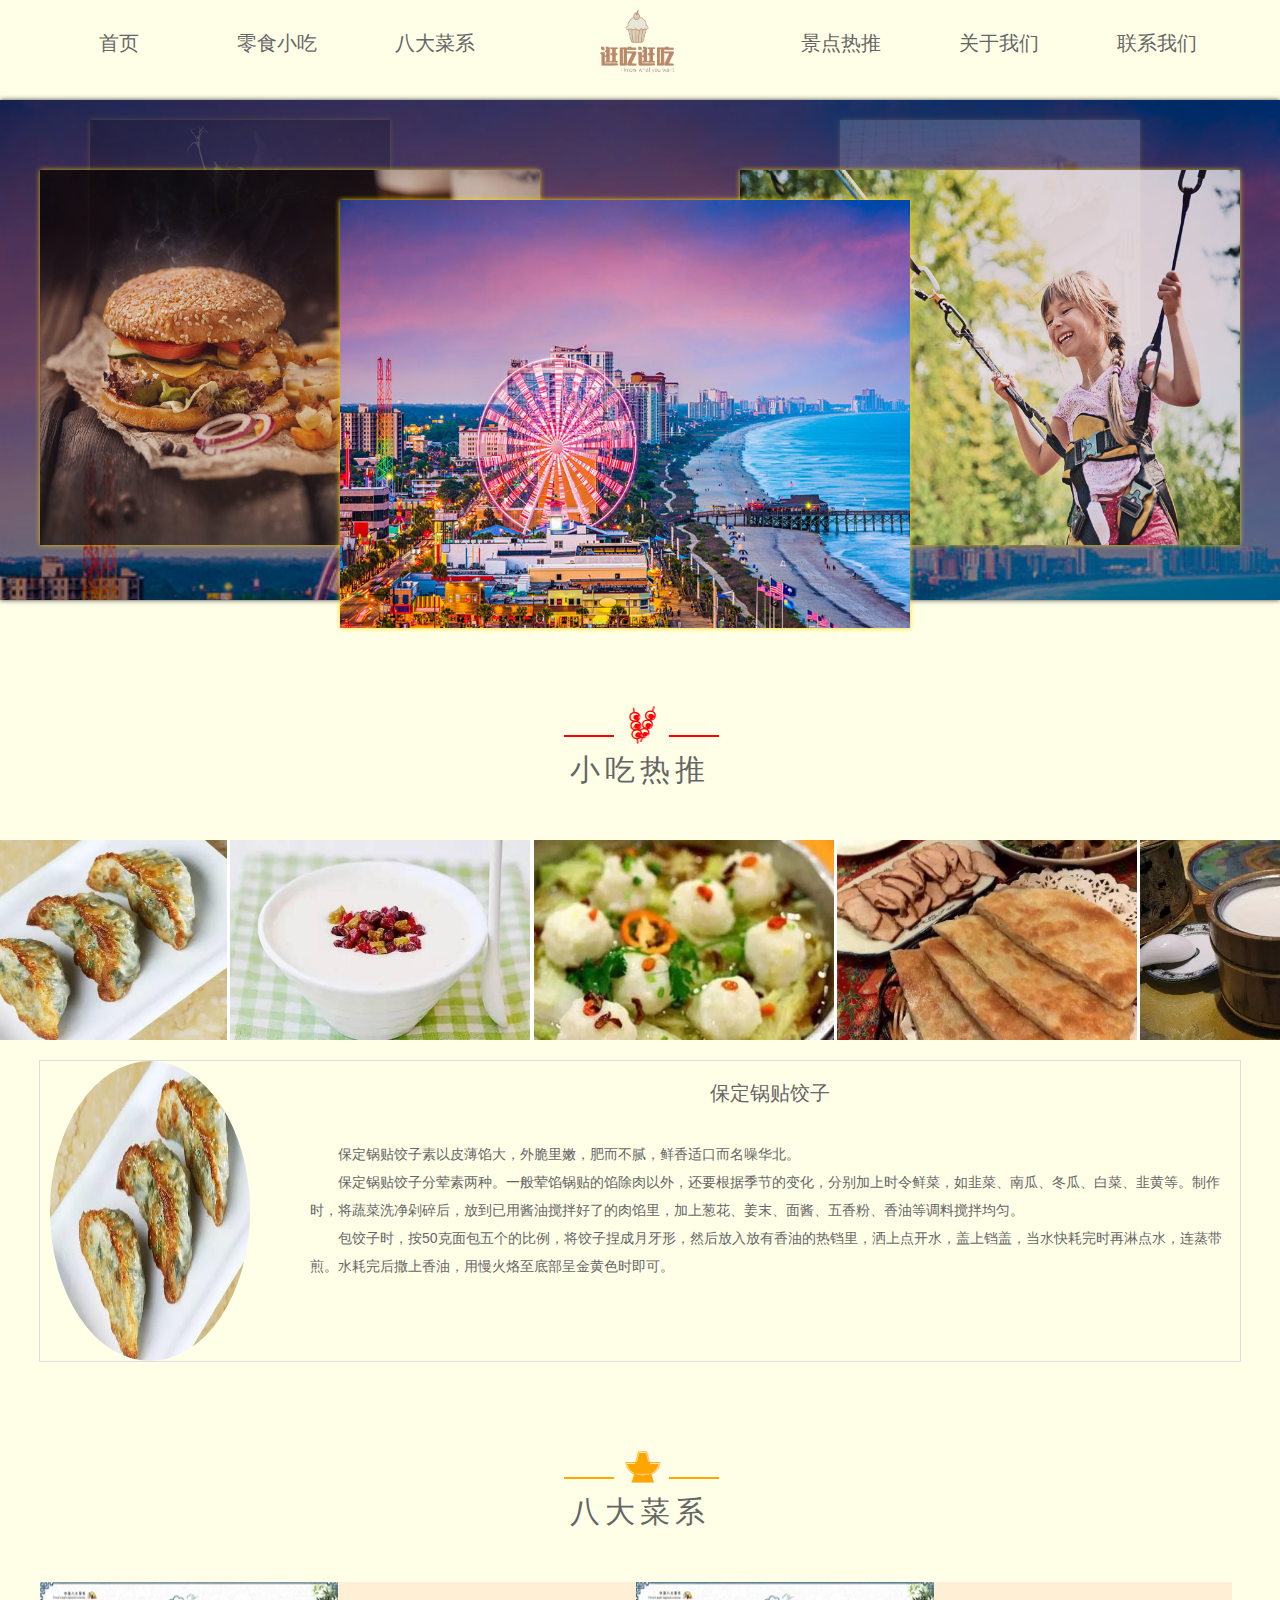
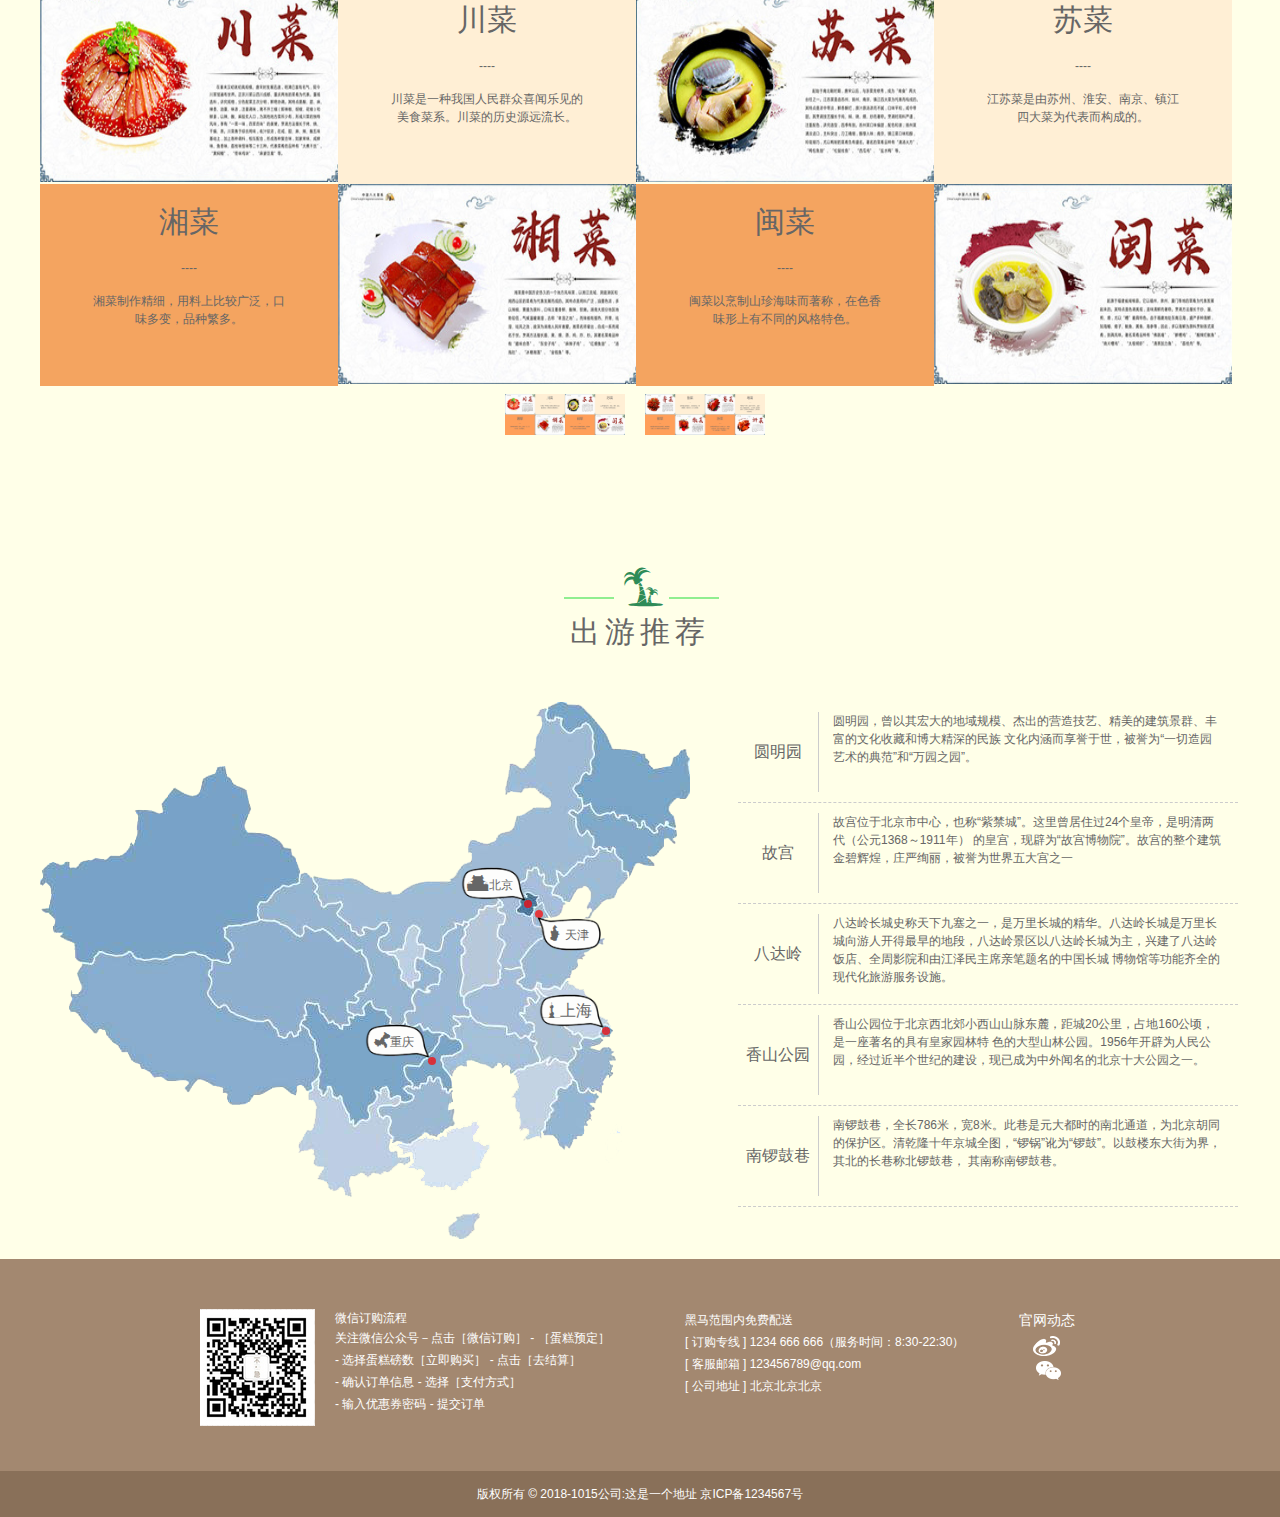
<file: index.html>
<!DOCTYPE html>
<html lang="en">

<head>
  <meta charset="UTF-8">
  <meta name="viewport" content="width=device-width, initial-scale=1.0">
  <meta http-equiv="X-UA-Compatible" content="ie=edge">
  <title>页面练习</title>
  <link rel="stylesheet" href="css/index.css">
  <link rel="stylesheet" href="css/public.css">
  <link rel="stylesheet" href="css/reset.css">
  <link rel="stylesheet" href="iconfont/iconfont.css">
  <link rel="stylesheet" href="iconfont/font_9jql9l1e87c/iconfont.css"/>
</head>

<body>
<div class="siteNav clearfix">
  <div class="w">
    <!--logo左边-->
    <ul id="ul1" class="ul1">
      <li class="menu-item">
        <a href="index.html">首页</a>
      </li>
      <li class="menu-item">
        <a href="#snake">零食小吃</a>
        <ul class="sub-menu">
          <li><a href="#">保定锅贴饺子</a></li>
          <li><a href="#">山西刀削面</a></li>
          <li><a href="#">福建鱼丸汤</a></li>
        </ul>
      </li>
      <li class="menu-item">
        <a href="#eightFood">八大菜系</a>
        <ul class="sub-menu">
          <li><a href="#">川菜/鲁菜/粤菜</a></li>
          <li><a href="#">苏菜/浙菜/闽菜</a></li>
          <li><a href="#">湘菜/徽菜</a></li>
        </ul>
      </li>
    </ul>
    <div class="pic"><img src="images/logo/Logo.png" alt=""/></div>
    <!--logo右边-->
    <ul id="ul2" class="ul2">
      <li class="menu-item">
        <a href="#travel">景点热推</a>
        <ul class="sub-menu">
          <li><a href="#">北京/天津</a></li>
          <li><a href="#">重庆/上海</a></li>
          <li><a href="#">More</a></li>
        </ul>
      </li>
      <li class="menu-item"><a href="aboutus.html">关于我们</a></li>
      <li class="menu-item"><a href="contact.html">联系我们</a></li>
    </ul>
  </div>
</div>
<!-- 旋转木马 -->
<div class="rotateBan">
  <!--遮罩层-->
  <div class="cover"></div>
  <div class="slide w" id="slide">
    <ul>
      <li class="slide1">
        <a href="#">
          <img src="images/旋转木马/slidepic1.jpg" alt=""/>
        </a>
      </li>
      <li class="slide2">
        <a href="#">
          <img src="images/旋转木马/slidepic2.jpg" alt=""/>
        </a>
      </li>
      <li class="slide3">
        <a href="#">
          <img src="images/旋转木马/slidepic3.jpg" alt=""/>
        </a>
      </li>
      <li class="slide4">
        <a href="#">
          <img src="images/旋转木马/slidepic4.jpg" alt=""/>
        </a>
      </li>
      <li class="slide5">
        <a href="#">
          <img src="images/旋转木马/slidepic5.jpg" alt=""/>
        </a>
      </li>
    </ul>
    <div class="arrow" id="arrow">
      <a href="javascript:;" class="prev" id="arrLeft"></a>
      <a href="javascript:;" class="next" id="arrRight"></a>
    </div>
  </div>
</div>
<!--过渡条-->
<div class="split-line splitLine1">
  <div class="line"></div>
</div>
<!-- 分隔标题页 -->
<!-- 小吃热推 -->
<div class="snack pubTit" id="snake">
  <div class="title">
    <span></span>
    <a href="javascript:" class="iconfont icon-tanghulu"></a>
    <span></span>
  </div>
  <div class="content">
    小吃热推
  </div>
</div>
<!--横向滚动-->
<div id="scroll_div" class="scroll_div">
  <div id="scroll_begin">
    <ul>
      <li>
        <a href="#"><img src="images/小吃热推/01.jpg"></a>
        <div class="add">保定锅贴饺子</div>
      </li>
      <li>
        <a href="#"><img src="images/小吃热推/02.jpg"></a>
        <div class="add">北京奶酪</div>
      </li>
      <li>
        <a href="#"><img src="images/小吃热推/03.jpg"></a>
        <div class="add">福建鱼丸汤</div>
      </li>
      <li><a href="#"><img src="images/小吃热推/04.jpg"></a>
        <div class="add">李连贵熏肉大饼</div>
      </li>
      <li><a href="#"><img src="images/小吃热推/05.jpg"></a>
        <div class="add">内蒙古奶茶</div>
      </li>
      <li><a href="#"><img src="images/小吃热推/06.jpg"></a>
        <div class="add">山西刀削面</div>
      </li>
      <li><a href="#"><img src="images/小吃热推/07.jpg"></a>
        <div class="add">上海的排骨年糕</div>
      </li>
    </ul>
  </div>
  <div id="scroll_end"></div>
</div>
<!--tab栏切换-->
<div id="tabContent" class="w">
  <div class="main selected">
    <div class="mainOne fl">
      <a href="javascript:;"><img src="images/小吃热推/01.jpg" alt="" title="保定锅贴饺子"/></a>
    </div>
    <div class="mainTwo fl">
      <h3>保定锅贴饺子</h3>
      <p>保定锅贴饺子素以皮薄馅大，外脆里嫩，肥而不腻，鲜香适口而名噪华北。</p>
      <p>
        保定锅贴饺子分荤素两种。一般荤馅锅贴的馅除肉以外，还要根据季节的变化，分别加上时令鲜菜，如韭菜、南瓜、冬瓜、白菜、韭黄等。制作时，将蔬菜洗净剁碎后，放到已用酱油搅拌好了的肉馅里，加上葱花、姜末、面酱、五香粉、香油等调料搅拌均匀。</p>
      <p>
        包饺子时，按50克面包五个的比例，将饺子捏成月牙形，然后放入放有香油的热铛里，洒上点开水，盖上铛盖，当水快耗完时再淋点水，连蒸带煎。水耗完后撒上香油，用慢火烙至底部呈金黄色时即可。
      </p>
    </div>
  </div>
  <div class="main">
    <div class="mainOne fl">
      <a href="javascript:;"><img src="images/小吃热推/02.jpg" alt="" title="北京奶酪"/></a>
    </div>
    <div class="mainTwo fl">
      <h3>北京奶酪</h3>
      <p>北京奶酪既是一种深受北京人欢迎的夏季清凉饮料，又是一种传统的风味小吃。它是用牛奶、白糖、江米酒为原料精制而成的。由于经过冰镇，奶酪呈半凝固状，色白如玉，又甜又凉又香， 入口即化，清凉透心，是消暑解渴的佳品。</p>
      <p>
        相传北京奶酪始于北方游牧民族，清末年间开业的丰盛公小吃店所做奶酪最为脍炙人口。该店的奶酪花样品种多，有杏仁酪、核桃酪、松子酪、果子酪等。
      </p>


      　　
    </div>
  </div>
  <div class="main">
    <div class="mainOne fl">
      <a href="javascript:;"><img src="images/小吃热推/03.jpg" alt="" title="福建鱼丸汤"/></a>
    </div>
    <div class="mainTwo fl">
      <h3>福建鱼丸汤</h3>
      <p>厦门水产丰富，许多鱼类都可以制作鱼丸，但以用鲨鱼和鳗鱼所制的鱼丸最为好吃。制作鱼丸，先将鲜鱼去掉鱼皮、鱼骨，将净鱼肉绞成鱼茸，加食盐、味精，拌匀后加淀粉，和匀后挤成鱼丸，即可煮汤烹菜了。</p>
      <p>烹制好的鱼丸汤，汤汁鲜美，鱼丸鲜嫩清脆，爽滑可口，肉香味美，营养丰富，既是下饭的汤菜，又可作为充饥的早点和小吃。</p>　　
    </div>
  </div>
  <div class="main">
    <div class="mainOne fl">
      <a href="javascript:;"><img src="images/小吃热推/04.jpg" alt="" title="李连贵熏肉大饼"/></a>
    </div>
    <div class="mainTwo fl">
      <h3>李连贵熏肉大饼</h3>
      <p>熏肉是将肥瘦适度的猪肉和猪下水，加砂仁、干姜、 丁香、 肉蔻、肉桂等九味芳香中药材先行卤煮，熟后再行熏制。</p>
      <p>大饼系用煮肉的汤油调酥，烙制成外酥里软的大饼，食时，熏肉佐大饼。</p>
    </div>
  </div>
  <div class="main">
    <div class="mainOne fl">
      <a href="javascript:;"><img src="images/小吃热推/05.jpg" alt="" title="内蒙古奶茶"/></a>
    </div>
    <div class="mainTwo fl">
      <h3>内蒙古奶茶</h3>
      <p> 奶茶是我国蒙古、维吾尔、哈萨克、柯尔克孜、塔吉克等民族每天必不可少的饮料，既解渴，又可佐餐。奶茶的熬制很简便：将水烧开，放入适量砖茶熬煮，至色、味都出来时，倒入鲜牛奶(奶粉不宜)，再煮沸后即可饮用。</p>
      <p>
        茶、奶各放多少，以个人口味而定，一般5公斤水放0.5公斤牛奶熬成呈浅棕色即可(似麦乳精冲剂)，茶乳交融，味道浓郁香醇。一般少数民族群众都在茶中放盐饮用，喜欢喝甜的也可放糖。蒙古族牧民还在茶中放入炒米及奶制品，既饮又餐。
      </p>　
    </div>
  </div>
  <div class="main">
    <div class="mainOne fl">
      <a href="javascript:;"><img src="images/小吃热推/06.jpg" alt="" title="山西刀削面"/></a>
    </div>
    <div class="mainTwo fl">
      <h3>山西刀削面</h3>
      <p>
        山西省独特风味小吃——刀削面，是面食中的佳品。太原酱园巷饭馆的刀削面尤为有名。面条根根粗细均匀，柳叶形，30厘米长短，吃着筋软爽口。
      </p>
      <p>
        刀削面的制法是：面和得要比切面的面略硬，面团揉得要光滑细腻，待面饧后，站在沸水锅前，用钢片制成的瓦形刀，削成三棱形的面条，随削面条随下锅，煮熟捞出。吃时，按各人喜好浇上各种荤素浇头、打卤。
      </p>　　
    </div>
  </div>
  <div class="main">
    <div class="mainOne fl">
      <a href="javascript:;"><img src="images/小吃热推/07.jpg" alt="" title="上海的排骨年糕"/></a>
    </div>
    <div class="mainTwo fl">
      <h3>上海的排骨年糕</h3>
      <p>
        上海有两种著名的排骨年糕，一是曙光饮食店的“小常州”排骨年糕，一是“鲜得来”点心店作的排骨年糕。“小常州”排骨年糕选用常州、无锡等地的猪脊骨肉，用酱油腌渍后，再放入用酱油、油、糖、葱姜末、酒等调味混合的油锅中氽，汆至色呈紫红、肉质鲜嫩、味道浓香时取出。</p>
      <p>
        与此同时，将松江大米煮熟后，放在石臼里用榔头反复捶打，待捶打至米已无整粒后取出，每500克切20根，每根里裹一小块已经氽过的排骨，再入酱汁油锅中煮氽，吃时，洒上五香粉，则既有排骨肉的浓香，又有年糕的软糯酥脆，十分可口。</p>
      <p>
        “鲜得来”的排骨年糕是将面粉、菱粉、五香粉、鸡蛋放在一起搅成糊，浸裹在排骨表面，放入油中氽熟。这种排骨色泽金黄，表面酥脆，肉质鲜嫩。与此同时，将松江大米放在红酱油、排骨油和水混合的汤内煮熟，食时，和排骨一起加上甜面酱，浇上辣酱油，入口糯中发香，略有甜辣味，鲜嫩适口。
      </p>　
    </div>
  </div>
</div>

<!--过渡条-->
<div class="split-line splitLine2">
  <div class="line"></div>
</div>
<!-- 八大菜系 -->
<div class="cuisine1 pubTit" id="eightFood">
  <div class="title">
    <span></span>
    <a href="javascript:" class="iconfont icon-meishi"></a>
    <span></span>
  </div>
  <div class="content">
    八大菜系
  </div>
</div>
<div class="cuisine w">
  <!--八大菜系顶部-->
  <div class="cuisineTop">
    <ul>
      <li class="litem"><a href="菜品素材/index.html"><img src="images/八大菜系/川菜.jpg" alt=""/></a></li>
      <li class="item cuisineDetailA">
        <div class="cuisineDetail"><span>川菜</span><span>----</span><span>川菜是一种我国人民群众喜闻乐见的美食菜系。川菜的历史源远流长。</span></div>
      </li>
      <li class="litem"><a href="菜品素材/index.html"><img src="images/八大菜系/苏菜.jpg" alt=""/></a></li>
      <li class="item cuisineDetailA">
        <div class="cuisineDetail"><span>苏菜</span><span>----</span><span>江苏菜是由苏州、淮安、南京、镇江四大菜为代表而构成的。</span></div>
      </li>
      <li class="item cuisineDetailB">
        <div class="cuisineDetail"><span>湘菜</span><span>----</span><span>湘菜制作精细，用料上比较广泛，口味多变，品种繁多。</span></div>
      </li>
      <li class="litem"><a href="菜品素材/index.html"><img src="images/八大菜系/湘菜.jpg" alt=""/></a></a></li>
      <li class="item cuisineDetailB">
        <div class="cuisineDetail"><span>闽菜</span><span>----</span><span>闽菜以烹制山珍海味而著称，在色香味形上有不同的风格特色。</span></div>
      </li>
      <li class="litem"><a href="菜品素材/index.html"><img src="images/八大菜系/闽菜.jpg" alt=""/></a></a></li>
    </ul>
  </div>
  <!--八大菜系底部-->
  <div class="cuisineBottom">
    <ul>
      <li class="litem"><a href="菜品素材/index.html"><img src="images/八大菜系/鲁菜.jpg" alt=""/></a></li>
      <li class="item cuisineDetailA">
        <div class="cuisineDetail"><span>鲁菜</span><span>----</span><span>鲁菜是历史最悠久、技法最丰富、难度最高、最见功力 [2-3]  的菜系</span>
        </div>
      </li>
      <li class="litem"><a href="菜品素材/index.html"><img src="images/八大菜系/粤菜.jpg" alt=""/></a></li>
      <li class="item cuisineDetailA">
        <div class="cuisineDetail"><span>粤菜</span><span>----</span><span>粤菜由广州菜（也称广府菜）、潮州菜（也称潮汕菜）、东江菜（也称客家菜）三种地方风味组成，三种风味各具特色。</span>
        </div>
      </li>
      <li class="item cuisineDetailB">
        <div class="cuisineDetail"><span>徽菜</span><span>----</span><span>徽菜是古徽州的地方特色，其独特的地理人文环境赋予徽菜独有的味道</span></div>
      </li>
      <li class="litem"><a href="菜品素材/index.html"><img src="images/八大菜系/徽菜.jpg" alt=""/></a></a></li>
      <li class="item cuisineDetailB">
        <div class="cuisineDetail">
          <span>浙菜</span><span>----</span><span>浙菜是中国汉族八大菜系之一，其地山清水秀，物产丰富佳肴美，故谚曰:"上有天堂，下有苏杭"。</span></div>
      </li>
      <li class="litem"><a href="菜品素材/index.html"><img src="images/八大菜系/浙菜.jpg" alt=""/></a></a></li>
    </ul>
  </div>
  <!--箭头切换-->
  <div class="arrow1">
    <div class="arrowToP"><img src="images/logo/1.png" alt=""/></div>
    <div class="arrowBottom"><img src="images/logo/2.png" alt=""/></div>
  </div>
</div>
<!--过渡条-->
<div class="split-line splitLine3">
  <div class="line"></div>
</div>
<!-- 出游推荐 -->
<div class="travel pubTit" id="travel">
  <div class="title">
    <span></span>
    <a href="javascript:" class="iconfont icon-lvyou"></a>
    <span></span>
  </div>
  <div class="content">出游推荐</div>
</div>
<div class="map w clearfix">
  <!--地图左边-->
  <div class="mapLeft">
    <img src="images/地图/map.png" alt=""/>
    <div class="box1 box">
      <div class="detail"><i class="iconfont icon-ziyuan2"></i>北京</div>
    </div>
    <div class="box2 box">
      <div class="detail1"><i class="iconfont icon-tianjinshi"></i>天津</div>
    </div>
    <div class="box3 box">
      <div class="detail"><i class="iconfont icon-ziyuan1">上海</i></div>
    </div>
    <div class="box4 box">
      <div class="detail"><i class="iconfont icon-zhongqingshi"></i>重庆</div>
    </div>
    <!--<div class="line hide"></div>-->
    <!--<div class="detail hide"></div>-->
  </div>
  <!--地图右边-->
  <div class="mapRight">
    <div class="tour1 tour-item">
      <div class="tour">
        <a href="#">
          <div class="tourLeft">圆明园</div>
          <div class="tourRight">圆明园，曾以其宏大的地域规模、杰出的营造技艺、精美的建筑景群、丰富的文化收藏和博大精深的民族
            文化内涵而享誉于世，被誉为“一切造园艺术的典范”和“万园之园”。
          </div>
        </a>
      </div>
      <div class="tour">
        <a href="#">
          <div class="tourLeft">故宫</div>
          <div class="tourRight">故宫位于北京市中心，也称“紫禁城”。这里曾居住过24个皇帝，是明清两代（公元1368～1911年）
            的皇宫，现辟为“故宫博物院”。故宫的整个建筑金碧辉煌，庄严绚丽，被誉为世界五大宫之一
          </div>
        </a>
      </div>
      <div class="tour">
        <a href="#">
          <div class="tourLeft">八达岭</div>
          <div class="tourRight"> 八达岭长城史称天下九塞之一，是万里长城的精华。八达岭长城是万里长
            城向游人开得最早的地段，八达岭景区以八达岭长城为主，兴建了八达岭饭店、全周影院和由江泽民主席亲笔题名的中国长城
            博物馆等功能齐全的现代化旅游服务设施。
          </div>
        </a>
      </div>
      <div class="tour">
        <a href="#">
          <div class="tourLeft">香山公园</div>
          <div class="tourRight">香山公园位于北京西北郊小西山山脉东麓，距城20公里，占地160公顷，是一座著名的具有皇家园林特
            色的大型山林公园。1956年开辟为人民公园，经过近半个世纪的建设，现已成为中外闻名的北京十大公园之一。
          </div>
        </a>
      </div>
      <div class="tour">
        <a href="#">
          <div class="tourLeft">南锣鼓巷</div>
          <div class="tourRight">南锣鼓巷，全长786米，宽8米。此巷是元大都时的南北通道，为北京胡同的保护区。清乾隆十年京城全图，“锣锅”讹为“锣鼓”。以鼓楼东大街为界，其北的长巷称北锣鼓巷，
            其南称南锣鼓巷。
          </div>
        </a>
      </div>
    </div>
    <div class="tour2 tour-item">
      <div class="tour">
        <a href="#">
          <div class="tourLeft">北宁公园</div>
          <div class="tourRight">北宁公园又名宁园，位于天津市河北区东北部，正门面对北站立交桥，东门面对中山北路，地处天津北站
            以北。该园始建于清光绪年间，原为袁世凯的种植园。园内设闸引水，使湖水与园外的金钟河、月牙河相通，亭台错落，
            具有典型的中国古典园林特色。
          </div>
        </a>
      </div>
      <div class="tour">
        <a href="#">
          <div class="tourLeft">天塔湖</div>
          <div class="tourRight">天塔是津门十景之一，景名“天塔旋云”。集旅游观光、餐饮娱乐和广播电视发射多功能于一体。为世界
            第六、亚洲第四高塔。居高临下，俯瞰整个天津城，甚至可清楚分辨过去的主要街道和建筑。第三层的旋转餐厅，
            每隔45分钟，餐厅便自转一周，人可随厅转，目便随景移，感受妙不可言。
          </div>
        </a>
      </div>
      <div class="tour">
        <a href="#">
          <div class="tourLeft">睦南公园</div>
          <div class="tourRight">睦南公园位于五大道旅游核心区，占地1.8公顷，是五大道地区仅存的植物专类公园，视觉景观与文化感
            观相融合，形成两级景观层面。睦南公园是集功能性、景观性、美学性、文化性为一体，布局合理，分区明确，
            功能齐全的开放型街头公园。
          </div>
        </a>
      </div>
      <div class="tour">
        <a href="#">
          <div class="tourLeft">幸福公园</div>
          <div class="tourRight">幸福公园位于天津靖江路与幸福道交叉口，公园绿树成荫，环境清幽，并配备有各种健身器材，是市民
            休闲散步的好去处。花园不大但很热闹，有树荫有凉亭，还有大爷大0广场舞太极拳和京剧。
          </div>
        </a>
      </div>
      <div class="tour">
        <a href="#">
          <div class="tourLeft">普育学校</div>
          <div class="tourRight">普育学校坐落于津北古镇宜兴埠，选址在原宜兴埠第二小学。1929年，著名教育家温赢士胸怀教育救国之
            志，为弘扬普育精神在宜兴埠创办了普育女子学堂。学堂以“勤劳、真实”为校训，以先进理念和办学模式施教于学子，
            闻名遐迩、英才辈出，后男女兼收更名为宜兴埠师范小学，直至解放战争时期因战火而烧毁。
          </div>
        </a>
      </div>
    </div>
    <div class="tour3 tour-item">
      <div class="tour">
        <a href="#">
          <div class="tourLeft">东方明珠</div>
          <div class="tourRight">上海东方明珠广播电视塔座落于上海黄浦江畔、浦东陆家嘴嘴尖，以其468米的绝对高度成为亚洲第一、
            世界第三之高塔。东方明珠塔卓然秀立于陆家嘴地区现代化建筑楼群，与隔江的外滩万国建筑博览群交相辉映，展现了国际大
            都市的壮观景色。成为上海标志性建筑和旅游热点之一。
          </div>
        </a>
      </div>
      <div class="tour">
        <a href="#">
          <div class="tourLeft">外滩</div>
          <div class="tourRight">外滩（The Bund），位于上海市中心区的黄浦江畔，它是上海的风景线，是到上海观光的游客必到之地。
            外滩又名中山东一路，全长约1.5公里。东临黄浦江，西面为哥特式、罗马式、巴洛克式、中西合壁式等52幢风格各异的大楼，
            被称为“万国建筑博览群”。
          </div>
        </a>
      </div>
      <div class="tour">
        <a href="#">
          <div class="tourLeft">南京路</div>
          <div class="tourRight">南京路和淮海路是上海最繁华的街区,素有“中华商业第一街”之誉，东起外滩，西至静安寺与延安西路
            交汇，全长5.5公里，两侧商厦鳞次栉比，云集着约600多家商店。西藏路以东称南京东路（原称花园弄，1865年改名为南京路，
            以西称南京西路（从前称静安寺路）。
          </div>
        </a>
      </div>
      <div class="tour">
        <a href="#">
          <div class="tourLeft">陆家嘴</div>
          <div class="tourRight">陆家嘴位于浦东黄浦江畔，与外滩隔江相对，是海内外首屈一指的金融中心。这里汇集了东方明珠、环球
            金融中心、金茂大厦、上海中心大厦等众多地标性建筑，每到夜晚这些高楼大厦灯火通明，璀璨迷人的夜景令人震撼。
          </div>
        </a>
      </div>
      <div class="tour">
        <a href="#">
          <div class="tourLeft">豫园</div>
          <div class="tourRight">豫园是著名的江南古典园林，全国重点文物保护单位。豫园始建于明嘉靖年间，有明代四川布政使潘允端
            所建，至今已有400多年的历史，豫园点春堂曾作为起义军的城北指挥部，现堂内陈列着当年小刀会的武器、自铸的钱币，
            以及发布的文告等文物
          </div>
        </a>
      </div>
    </div>
    <div class="tour4 tour-item">
      <div class="tour">
        <a href="#">
          <div class="tourLeft">大足时刻</div>
          <div class="tourRight">大足石刻，位于重庆市大足县境内。大足石刻始于晚唐，历经五代而盛于两宋，是中国晚期石窟艺术中
            的忧秀代表。石窟多达76处，共有造像6万余躯，石刻铭文10万余字，总称大足石刻。
          </div>
        </a>
      </div>
      <div class="tour">
        <a href="#">
          <div class="tourLeft">神龙峡</div>
          <div class="tourRight">神龙峡位于重庆南川区南平镇内，距离重庆主城区约79公里，距离南川城区23公里。景区幅员面积约20
            平方公里，原始植被极为丰富，目视所及一片翠绿，是离重庆主城最近、最原始的生态峡谷之一。
          </div>
        </a>
      </div>
      <div class="tour">
        <a href="#">
          <div class="tourLeft">长江三峡</div>
          <div class="tourRight">三峡是翟塘峡、巫峡、西陵峡的总称，位于重庆市、湖北省交界处，西起重庆市奉节县白帝城，东至湖北
            省宜昌市南津关，全长193公里，是世界上著名的大峡谷，被誉为山水画廊，是国家重点风景名胜区。位于重庆市内的有瞿塘峡
            和巫峡，西陵峡属湖北省地域。翟塘峡为长江三峡第一峡，又称夔峡。
          </div>
        </a>
      </div>
      <div class="tour">
        <a href="#">
          <div class="tourLeft">巫山小山峡</div>
          <div class="tourRight">被誉为“中华奇观”、“天下绝景”的巫山小三峡、小小三峡，是“国家级风景名胜区”、“国家首批AAAAA级
            旅游景区”，1991年就名列“中国旅游胜地四十佳”。
          </div>
        </a>
      </div>
      <div class="tour">
        <a href="#">
          <div class="tourLeft">万盛黑山谷</div>
          <div class="tourRight">黑山谷景区位于重庆市万盛区黑山镇境内，距万盛经开区20公里，距离重庆主城区110公里。这里山高林
            密、人迹罕至，保存着地黑山谷球上同纬度为数不多的亚热带和温带完好的自然生态，森林覆盖率达97%，被专家誉为“渝黔
            生物基因库”，是目前重庆地区最大的、原始生态保护最为完好的自然生态风景区。
          </div>
        </a>
      </div>
    </div>
  </div>
</div>

<!--footer-->
<div class="footerTop">
  <div id="footerTop">
    <div class="footerL">
      <img src="images/footer/weixin.jpg">
      <p>微信订购流程<br>
        <span>
						关注微信公众号－点击［微信订购］ - ［蛋糕预定］<br>
						- 选择蛋糕磅数［立即购买］ - 点击［去结算］<br>
						- 确认订单信息 - 选择［支付方式］<br>
						- 输入优惠券密码 - 提交订单
					</span>
      </p>
    </div>
    <div class="footerR">
      <p class="footerR_l">黑马范围内免费配送<br>
        <span>
						[ 订购专线 ] 1234 666 666（服务时间：8:30-22:30）<br>
						[ 客服邮箱 ] 123456789@qq.com<br>
						[ 公司地址 ] 北京北京北京
					</span>
      </p>
      <div class="footerR_r">
        <p>官网动态</p>
        <img src="images/footer/xinlang.png"><br>
        <img src="images/footer/small_weiixn.png">
      </div>
    </div>
  </div>
</div>
<div class="footer">
  <div id="footer">
    <p>版权所有 © 2018-1015公司:这是一个地址 京ICP备1234567号</p>
  </div>
</div>

<script src="js/vendor/jquery-1.12.4.js"></script>
<script src="js/index.js"></script>
</body>

</html>
</file>
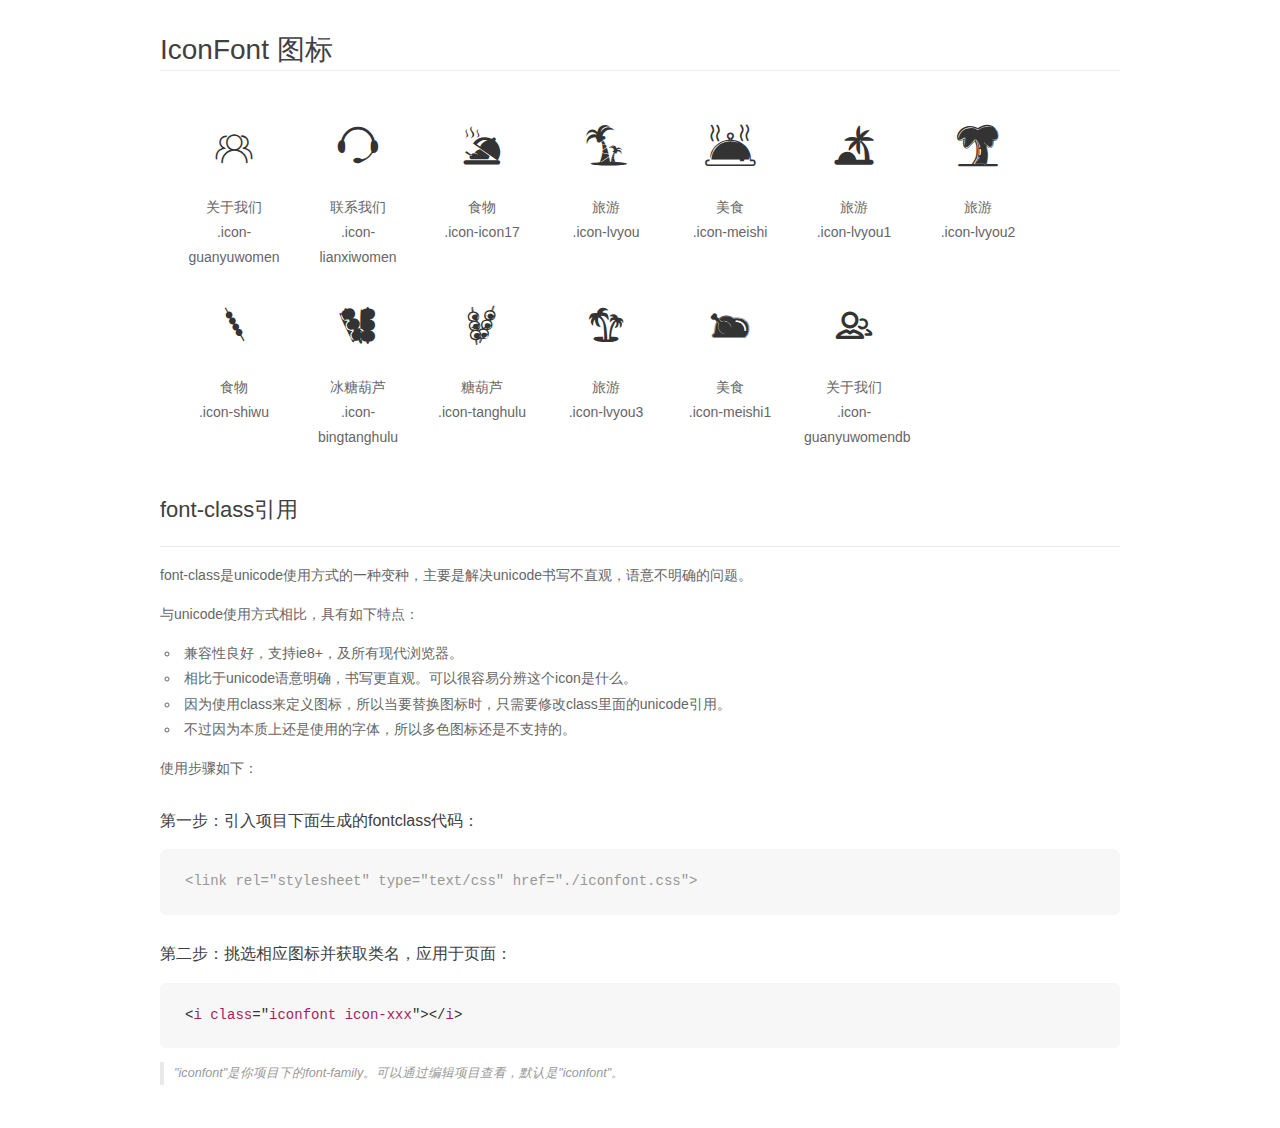
<file: iconfont/demo_fontclass.html>
<!DOCTYPE html>
<html>
<head>
    <meta charset="utf-8"/>
    <title>IconFont</title>
    <link rel="stylesheet" href="demo.css">
    <link rel="stylesheet" href="iconfont.css">
</head>
<body>
    <div class="main markdown">
        <h1>IconFont 图标</h1>
        <ul class="icon_lists clear">
            
                <li>
                <i class="icon iconfont icon-guanyuwomen"></i>
                    <div class="name">关于我们</div>
                    <div class="fontclass">.icon-guanyuwomen</div>
                </li>
            
                <li>
                <i class="icon iconfont icon-lianxiwomen"></i>
                    <div class="name">联系我们</div>
                    <div class="fontclass">.icon-lianxiwomen</div>
                </li>
            
                <li>
                <i class="icon iconfont icon-icon17"></i>
                    <div class="name">食物</div>
                    <div class="fontclass">.icon-icon17</div>
                </li>
            
                <li>
                <i class="icon iconfont icon-lvyou"></i>
                    <div class="name">旅游</div>
                    <div class="fontclass">.icon-lvyou</div>
                </li>
            
                <li>
                <i class="icon iconfont icon-meishi"></i>
                    <div class="name">美食</div>
                    <div class="fontclass">.icon-meishi</div>
                </li>
            
                <li>
                <i class="icon iconfont icon-lvyou1"></i>
                    <div class="name">旅游</div>
                    <div class="fontclass">.icon-lvyou1</div>
                </li>
            
                <li>
                <i class="icon iconfont icon-lvyou2"></i>
                    <div class="name">旅游</div>
                    <div class="fontclass">.icon-lvyou2</div>
                </li>
            
                <li>
                <i class="icon iconfont icon-shiwu"></i>
                    <div class="name">食物</div>
                    <div class="fontclass">.icon-shiwu</div>
                </li>
            
                <li>
                <i class="icon iconfont icon-bingtanghulu"></i>
                    <div class="name">冰糖葫芦</div>
                    <div class="fontclass">.icon-bingtanghulu</div>
                </li>
            
                <li>
                <i class="icon iconfont icon-tanghulu"></i>
                    <div class="name">糖葫芦</div>
                    <div class="fontclass">.icon-tanghulu</div>
                </li>
            
                <li>
                <i class="icon iconfont icon-lvyou3"></i>
                    <div class="name">旅游</div>
                    <div class="fontclass">.icon-lvyou3</div>
                </li>
            
                <li>
                <i class="icon iconfont icon-meishi1"></i>
                    <div class="name">美食</div>
                    <div class="fontclass">.icon-meishi1</div>
                </li>
            
                <li>
                <i class="icon iconfont icon-guanyuwomendb"></i>
                    <div class="name">关于我们</div>
                    <div class="fontclass">.icon-guanyuwomendb</div>
                </li>
            
        </ul>

        <h2 id="font-class-">font-class引用</h2>
        <hr>

        <p>font-class是unicode使用方式的一种变种，主要是解决unicode书写不直观，语意不明确的问题。</p>
        <p>与unicode使用方式相比，具有如下特点：</p>
        <ul>
        <li>兼容性良好，支持ie8+，及所有现代浏览器。</li>
        <li>相比于unicode语意明确，书写更直观。可以很容易分辨这个icon是什么。</li>
        <li>因为使用class来定义图标，所以当要替换图标时，只需要修改class里面的unicode引用。</li>
        <li>不过因为本质上还是使用的字体，所以多色图标还是不支持的。</li>
        </ul>
        <p>使用步骤如下：</p>
        <h3 id="-fontclass-">第一步：引入项目下面生成的fontclass代码：</h3>


        <pre><code class="lang-js hljs javascript"><span class="hljs-comment">&lt;link rel="stylesheet" type="text/css" href="./iconfont.css"&gt;</span></code></pre>
        <h3 id="-">第二步：挑选相应图标并获取类名，应用于页面：</h3>
        <pre><code class="lang-css hljs">&lt;<span class="hljs-selector-tag">i</span> <span class="hljs-selector-tag">class</span>="<span class="hljs-selector-tag">iconfont</span> <span class="hljs-selector-tag">icon-xxx</span>"&gt;&lt;/<span class="hljs-selector-tag">i</span>&gt;</code></pre>
        <blockquote>
        <p>"iconfont"是你项目下的font-family。可以通过编辑项目查看，默认是"iconfont"。</p>
        </blockquote>
    </div>
</body>
</html>
</file>
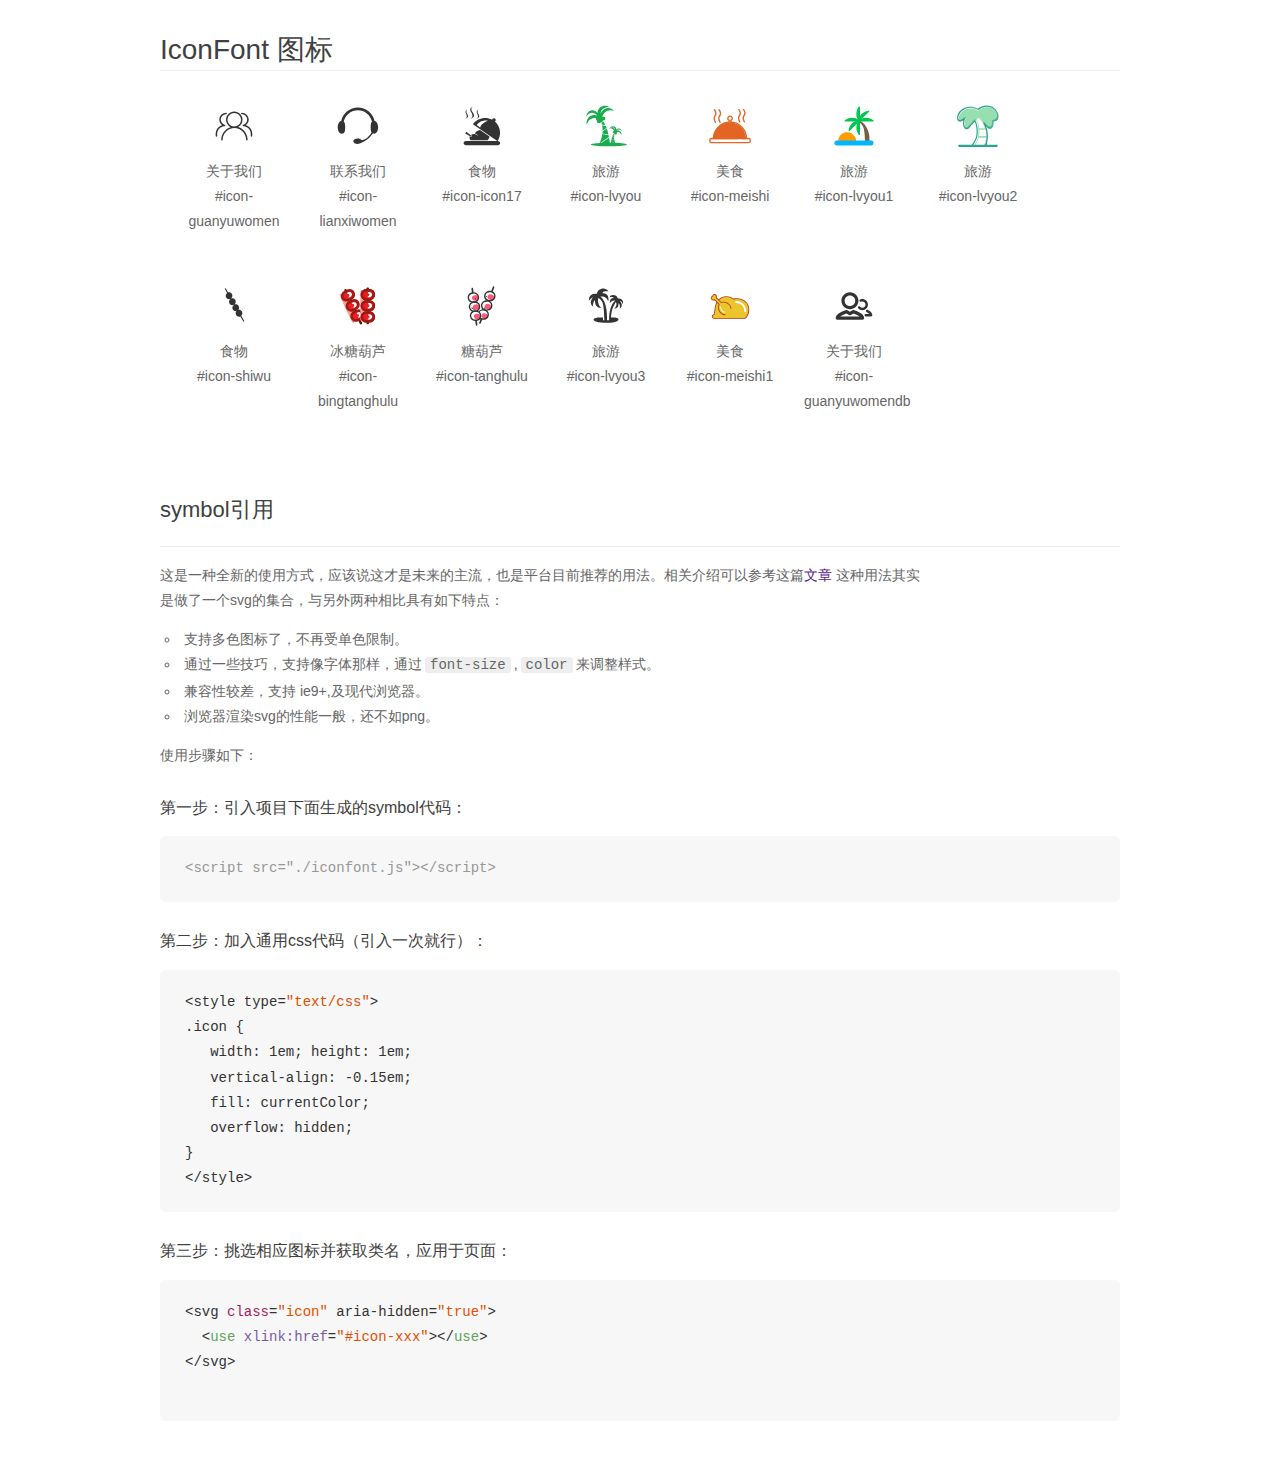
<file: iconfont/demo_symbol.html>
<!DOCTYPE html>
<html>
<head>
    <meta charset="utf-8"/>
    <title>IconFont</title>
    <link rel="stylesheet" href="demo.css">
    <script src="iconfont.js"></script>

    <style type="text/css">
        .icon {
          /* 通过设置 font-size 来改变图标大小 */
          width: 1em; height: 1em;
          /* 图标和文字相邻时，垂直对齐 */
          vertical-align: -0.15em;
          /* 通过设置 color 来改变 SVG 的颜色/fill */
          fill: currentColor;
          /* path 和 stroke 溢出 viewBox 部分在 IE 下会显示
             normalize.css 中也包含这行 */
          overflow: hidden;
        }

    </style>
</head>
<body>
    <div class="main markdown">
        <h1>IconFont 图标</h1>
        <ul class="icon_lists clear">
            
                <li>
                    <svg class="icon" aria-hidden="true">
                        <use xlink:href="#icon-guanyuwomen"></use>
                    </svg>
                    <div class="name">关于我们</div>
                    <div class="fontclass">#icon-guanyuwomen</div>
                </li>
            
                <li>
                    <svg class="icon" aria-hidden="true">
                        <use xlink:href="#icon-lianxiwomen"></use>
                    </svg>
                    <div class="name">联系我们</div>
                    <div class="fontclass">#icon-lianxiwomen</div>
                </li>
            
                <li>
                    <svg class="icon" aria-hidden="true">
                        <use xlink:href="#icon-icon17"></use>
                    </svg>
                    <div class="name">食物</div>
                    <div class="fontclass">#icon-icon17</div>
                </li>
            
                <li>
                    <svg class="icon" aria-hidden="true">
                        <use xlink:href="#icon-lvyou"></use>
                    </svg>
                    <div class="name">旅游</div>
                    <div class="fontclass">#icon-lvyou</div>
                </li>
            
                <li>
                    <svg class="icon" aria-hidden="true">
                        <use xlink:href="#icon-meishi"></use>
                    </svg>
                    <div class="name">美食</div>
                    <div class="fontclass">#icon-meishi</div>
                </li>
            
                <li>
                    <svg class="icon" aria-hidden="true">
                        <use xlink:href="#icon-lvyou1"></use>
                    </svg>
                    <div class="name">旅游</div>
                    <div class="fontclass">#icon-lvyou1</div>
                </li>
            
                <li>
                    <svg class="icon" aria-hidden="true">
                        <use xlink:href="#icon-lvyou2"></use>
                    </svg>
                    <div class="name">旅游</div>
                    <div class="fontclass">#icon-lvyou2</div>
                </li>
            
                <li>
                    <svg class="icon" aria-hidden="true">
                        <use xlink:href="#icon-shiwu"></use>
                    </svg>
                    <div class="name">食物</div>
                    <div class="fontclass">#icon-shiwu</div>
                </li>
            
                <li>
                    <svg class="icon" aria-hidden="true">
                        <use xlink:href="#icon-bingtanghulu"></use>
                    </svg>
                    <div class="name">冰糖葫芦</div>
                    <div class="fontclass">#icon-bingtanghulu</div>
                </li>
            
                <li>
                    <svg class="icon" aria-hidden="true">
                        <use xlink:href="#icon-tanghulu"></use>
                    </svg>
                    <div class="name">糖葫芦</div>
                    <div class="fontclass">#icon-tanghulu</div>
                </li>
            
                <li>
                    <svg class="icon" aria-hidden="true">
                        <use xlink:href="#icon-lvyou3"></use>
                    </svg>
                    <div class="name">旅游</div>
                    <div class="fontclass">#icon-lvyou3</div>
                </li>
            
                <li>
                    <svg class="icon" aria-hidden="true">
                        <use xlink:href="#icon-meishi1"></use>
                    </svg>
                    <div class="name">美食</div>
                    <div class="fontclass">#icon-meishi1</div>
                </li>
            
                <li>
                    <svg class="icon" aria-hidden="true">
                        <use xlink:href="#icon-guanyuwomendb"></use>
                    </svg>
                    <div class="name">关于我们</div>
                    <div class="fontclass">#icon-guanyuwomendb</div>
                </li>
            
        </ul>


        <h2 id="symbol-">symbol引用</h2>
        <hr>

        <p>这是一种全新的使用方式，应该说这才是未来的主流，也是平台目前推荐的用法。相关介绍可以参考这篇<a href="">文章</a>
        这种用法其实是做了一个svg的集合，与另外两种相比具有如下特点：</p>
        <ul>
          <li>支持多色图标了，不再受单色限制。</li>
          <li>通过一些技巧，支持像字体那样，通过<code>font-size</code>,<code>color</code>来调整样式。</li>
          <li>兼容性较差，支持 ie9+,及现代浏览器。</li>
          <li>浏览器渲染svg的性能一般，还不如png。</li>
        </ul>
        <p>使用步骤如下：</p>
        <h3 id="-symbol-">第一步：引入项目下面生成的symbol代码：</h3>
        <pre><code class="lang-js hljs javascript"><span class="hljs-comment">&lt;script src="./iconfont.js"&gt;&lt;/script&gt;</span></code></pre>
        <h3 id="-css-">第二步：加入通用css代码（引入一次就行）：</h3>
        <pre><code class="lang-js hljs javascript">&lt;style type=<span class="hljs-string">"text/css"</span>&gt;
.icon {
   width: <span class="hljs-number">1</span>em; height: <span class="hljs-number">1</span>em;
   vertical-align: <span class="hljs-number">-0.15</span>em;
   fill: currentColor;
   overflow: hidden;
}
&lt;<span class="hljs-regexp">/style&gt;</span></code></pre>
        <h3 id="-">第三步：挑选相应图标并获取类名，应用于页面：</h3>
        <pre><code class="lang-js hljs javascript">&lt;svg <span class="hljs-class"><span class="hljs-keyword">class</span></span>=<span class="hljs-string">"icon"</span> aria-hidden=<span class="hljs-string">"true"</span>&gt;<span class="xml"><span class="hljs-tag">
  &lt;<span class="hljs-name">use</span> <span class="hljs-attr">xlink:href</span>=<span class="hljs-string">"#icon-xxx"</span>&gt;</span><span class="hljs-tag">&lt;/<span class="hljs-name">use</span>&gt;</span>
</span>&lt;<span class="hljs-regexp">/svg&gt;
        </span></code></pre>
    </div>
</body>
</html>
</file>
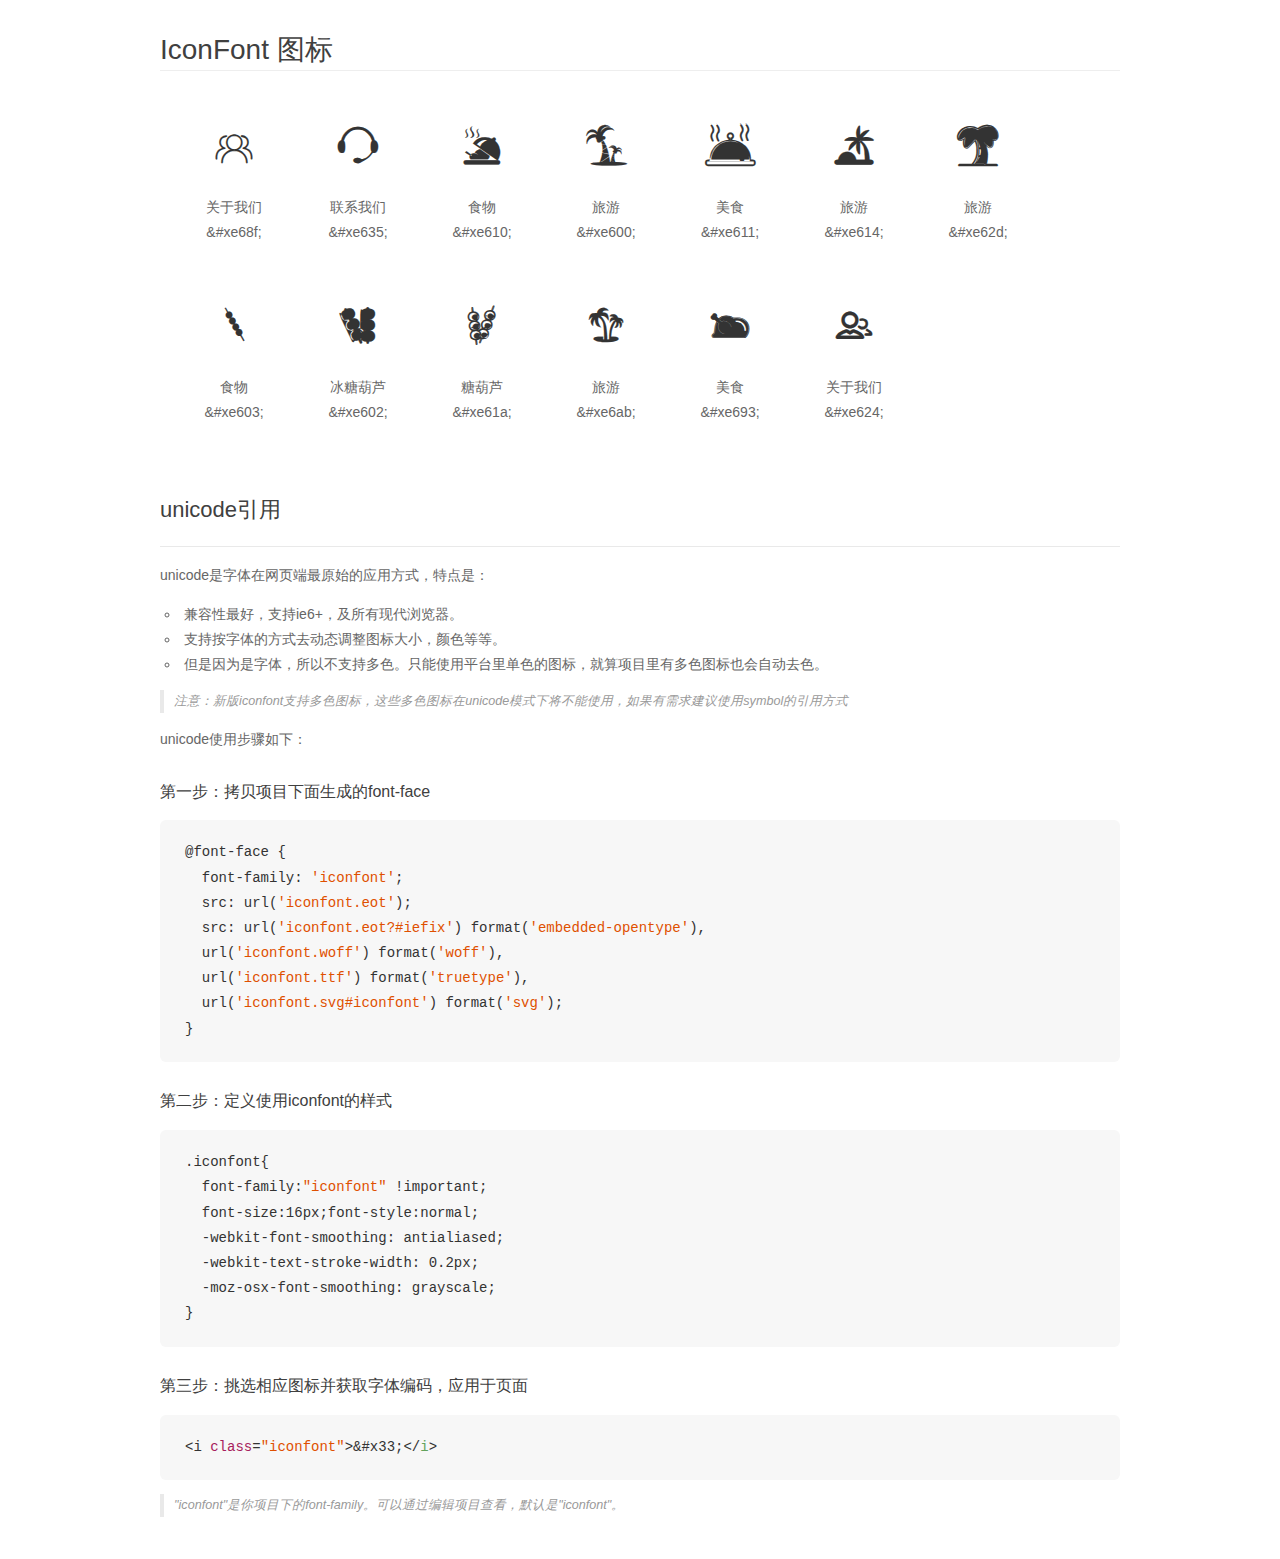
<file: iconfont/demo_unicode.html>
<!DOCTYPE html>
<html>
<head>
    <meta charset="utf-8"/>
    <title>IconFont</title>
    <link rel="stylesheet" href="demo.css">

    <style type="text/css">

        @font-face {font-family: "iconfont";
          src: url('iconfont.eot'); /* IE9*/
          src: url('iconfont.eot#iefix') format('embedded-opentype'), /* IE6-IE8 */
          url('iconfont.woff') format('woff'), /* chrome, firefox */
          url('iconfont.ttf') format('truetype'), /* chrome, firefox, opera, Safari, Android, iOS 4.2+*/
          url('iconfont.svg#iconfont') format('svg'); /* iOS 4.1- */
        }

        .iconfont {
          font-family:"iconfont" !important;
          font-size:16px;
          font-style:normal;
          -webkit-font-smoothing: antialiased;
          -webkit-text-stroke-width: 0.2px;
          -moz-osx-font-smoothing: grayscale;
        }

    </style>
</head>
<body>
    <div class="main markdown">
        <h1>IconFont 图标</h1>
        <ul class="icon_lists clear">
            
                <li>
                <i class="icon iconfont">&#xe68f;</i>
                    <div class="name">关于我们</div>
                    <div class="code">&amp;#xe68f;</div>
                </li>
            
                <li>
                <i class="icon iconfont">&#xe635;</i>
                    <div class="name">联系我们</div>
                    <div class="code">&amp;#xe635;</div>
                </li>
            
                <li>
                <i class="icon iconfont">&#xe610;</i>
                    <div class="name">食物</div>
                    <div class="code">&amp;#xe610;</div>
                </li>
            
                <li>
                <i class="icon iconfont">&#xe600;</i>
                    <div class="name">旅游</div>
                    <div class="code">&amp;#xe600;</div>
                </li>
            
                <li>
                <i class="icon iconfont">&#xe611;</i>
                    <div class="name">美食</div>
                    <div class="code">&amp;#xe611;</div>
                </li>
            
                <li>
                <i class="icon iconfont">&#xe614;</i>
                    <div class="name">旅游</div>
                    <div class="code">&amp;#xe614;</div>
                </li>
            
                <li>
                <i class="icon iconfont">&#xe62d;</i>
                    <div class="name">旅游</div>
                    <div class="code">&amp;#xe62d;</div>
                </li>
            
                <li>
                <i class="icon iconfont">&#xe603;</i>
                    <div class="name">食物</div>
                    <div class="code">&amp;#xe603;</div>
                </li>
            
                <li>
                <i class="icon iconfont">&#xe602;</i>
                    <div class="name">冰糖葫芦</div>
                    <div class="code">&amp;#xe602;</div>
                </li>
            
                <li>
                <i class="icon iconfont">&#xe61a;</i>
                    <div class="name">糖葫芦</div>
                    <div class="code">&amp;#xe61a;</div>
                </li>
            
                <li>
                <i class="icon iconfont">&#xe6ab;</i>
                    <div class="name">旅游</div>
                    <div class="code">&amp;#xe6ab;</div>
                </li>
            
                <li>
                <i class="icon iconfont">&#xe693;</i>
                    <div class="name">美食</div>
                    <div class="code">&amp;#xe693;</div>
                </li>
            
                <li>
                <i class="icon iconfont">&#xe624;</i>
                    <div class="name">关于我们</div>
                    <div class="code">&amp;#xe624;</div>
                </li>
            
        </ul>
        <h2 id="unicode-">unicode引用</h2>
        <hr>

        <p>unicode是字体在网页端最原始的应用方式，特点是：</p>
        <ul>
        <li>兼容性最好，支持ie6+，及所有现代浏览器。</li>
        <li>支持按字体的方式去动态调整图标大小，颜色等等。</li>
        <li>但是因为是字体，所以不支持多色。只能使用平台里单色的图标，就算项目里有多色图标也会自动去色。</li>
        </ul>
        <blockquote>
        <p>注意：新版iconfont支持多色图标，这些多色图标在unicode模式下将不能使用，如果有需求建议使用symbol的引用方式</p>
        </blockquote>
        <p>unicode使用步骤如下：</p>
        <h3 id="-font-face">第一步：拷贝项目下面生成的font-face</h3>
        <pre><code class="lang-js hljs javascript">@font-face {
  font-family: <span class="hljs-string">'iconfont'</span>;
  src: url(<span class="hljs-string">'iconfont.eot'</span>);
  src: url(<span class="hljs-string">'iconfont.eot?#iefix'</span>) format(<span class="hljs-string">'embedded-opentype'</span>),
  url(<span class="hljs-string">'iconfont.woff'</span>) format(<span class="hljs-string">'woff'</span>),
  url(<span class="hljs-string">'iconfont.ttf'</span>) format(<span class="hljs-string">'truetype'</span>),
  url(<span class="hljs-string">'iconfont.svg#iconfont'</span>) format(<span class="hljs-string">'svg'</span>);
}
</code></pre>
        <h3 id="-iconfont-">第二步：定义使用iconfont的样式</h3>
        <pre><code class="lang-js hljs javascript">.iconfont{
  font-family:<span class="hljs-string">"iconfont"</span> !important;
  font-size:<span class="hljs-number">16</span>px;font-style:normal;
  -webkit-font-smoothing: antialiased;
  -webkit-text-stroke-width: <span class="hljs-number">0.2</span>px;
  -moz-osx-font-smoothing: grayscale;
}
</code></pre>
        <h3 id="-">第三步：挑选相应图标并获取字体编码，应用于页面</h3>
        <pre><code class="lang-js hljs javascript">&lt;i <span class="hljs-class"><span class="hljs-keyword">class</span></span>=<span class="hljs-string">"iconfont"</span>&gt;&amp;#x33;<span class="xml"><span class="hljs-tag">&lt;/<span class="hljs-name">i</span>&gt;</span></span></code></pre>

        <blockquote>
        <p>"iconfont"是你项目下的font-family。可以通过编辑项目查看，默认是"iconfont"。</p>
        </blockquote>
    </div>


</body>
</html>
</file>
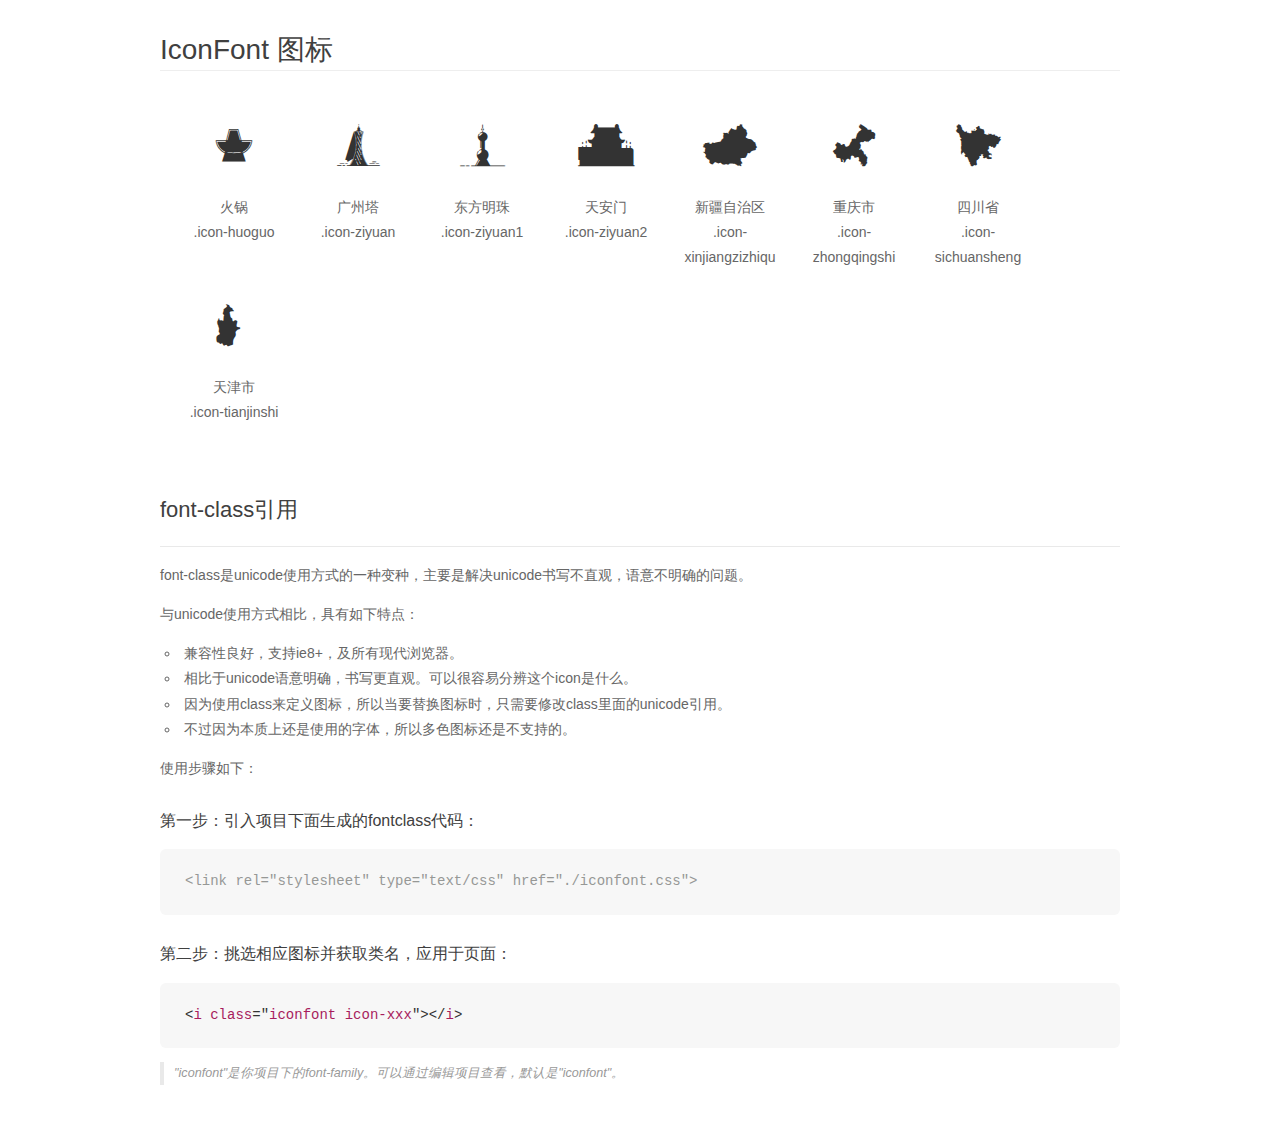
<file: iconfont/font_9jql9l1e87c/demo_fontclass.html>
<!DOCTYPE html>
<html>
<head>
    <meta charset="utf-8"/>
    <title>IconFont</title>
    <link rel="stylesheet" href="demo.css">
    <link rel="stylesheet" href="iconfont.css">
</head>
<body>
    <div class="main markdown">
        <h1>IconFont 图标</h1>
        <ul class="icon_lists clear">
            
                <li>
                <i class="icon iconfont icon-huoguo"></i>
                    <div class="name">火锅</div>
                    <div class="fontclass">.icon-huoguo</div>
                </li>
            
                <li>
                <i class="icon iconfont icon-ziyuan"></i>
                    <div class="name">广州塔</div>
                    <div class="fontclass">.icon-ziyuan</div>
                </li>
            
                <li>
                <i class="icon iconfont icon-ziyuan1"></i>
                    <div class="name">东方明珠</div>
                    <div class="fontclass">.icon-ziyuan1</div>
                </li>
            
                <li>
                <i class="icon iconfont icon-ziyuan2"></i>
                    <div class="name">天安门</div>
                    <div class="fontclass">.icon-ziyuan2</div>
                </li>
            
                <li>
                <i class="icon iconfont icon-xinjiangzizhiqu"></i>
                    <div class="name">新疆自治区</div>
                    <div class="fontclass">.icon-xinjiangzizhiqu</div>
                </li>
            
                <li>
                <i class="icon iconfont icon-zhongqingshi"></i>
                    <div class="name">重庆市</div>
                    <div class="fontclass">.icon-zhongqingshi</div>
                </li>
            
                <li>
                <i class="icon iconfont icon-sichuansheng"></i>
                    <div class="name">四川省</div>
                    <div class="fontclass">.icon-sichuansheng</div>
                </li>
            
                <li>
                <i class="icon iconfont icon-tianjinshi"></i>
                    <div class="name">天津市</div>
                    <div class="fontclass">.icon-tianjinshi</div>
                </li>
            
        </ul>

        <h2 id="font-class-">font-class引用</h2>
        <hr>

        <p>font-class是unicode使用方式的一种变种，主要是解决unicode书写不直观，语意不明确的问题。</p>
        <p>与unicode使用方式相比，具有如下特点：</p>
        <ul>
        <li>兼容性良好，支持ie8+，及所有现代浏览器。</li>
        <li>相比于unicode语意明确，书写更直观。可以很容易分辨这个icon是什么。</li>
        <li>因为使用class来定义图标，所以当要替换图标时，只需要修改class里面的unicode引用。</li>
        <li>不过因为本质上还是使用的字体，所以多色图标还是不支持的。</li>
        </ul>
        <p>使用步骤如下：</p>
        <h3 id="-fontclass-">第一步：引入项目下面生成的fontclass代码：</h3>


        <pre><code class="lang-js hljs javascript"><span class="hljs-comment">&lt;link rel="stylesheet" type="text/css" href="./iconfont.css"&gt;</span></code></pre>
        <h3 id="-">第二步：挑选相应图标并获取类名，应用于页面：</h3>
        <pre><code class="lang-css hljs">&lt;<span class="hljs-selector-tag">i</span> <span class="hljs-selector-tag">class</span>="<span class="hljs-selector-tag">iconfont</span> <span class="hljs-selector-tag">icon-xxx</span>"&gt;&lt;/<span class="hljs-selector-tag">i</span>&gt;</code></pre>
        <blockquote>
        <p>"iconfont"是你项目下的font-family。可以通过编辑项目查看，默认是"iconfont"。</p>
        </blockquote>
    </div>
</body>
</html>
</file>
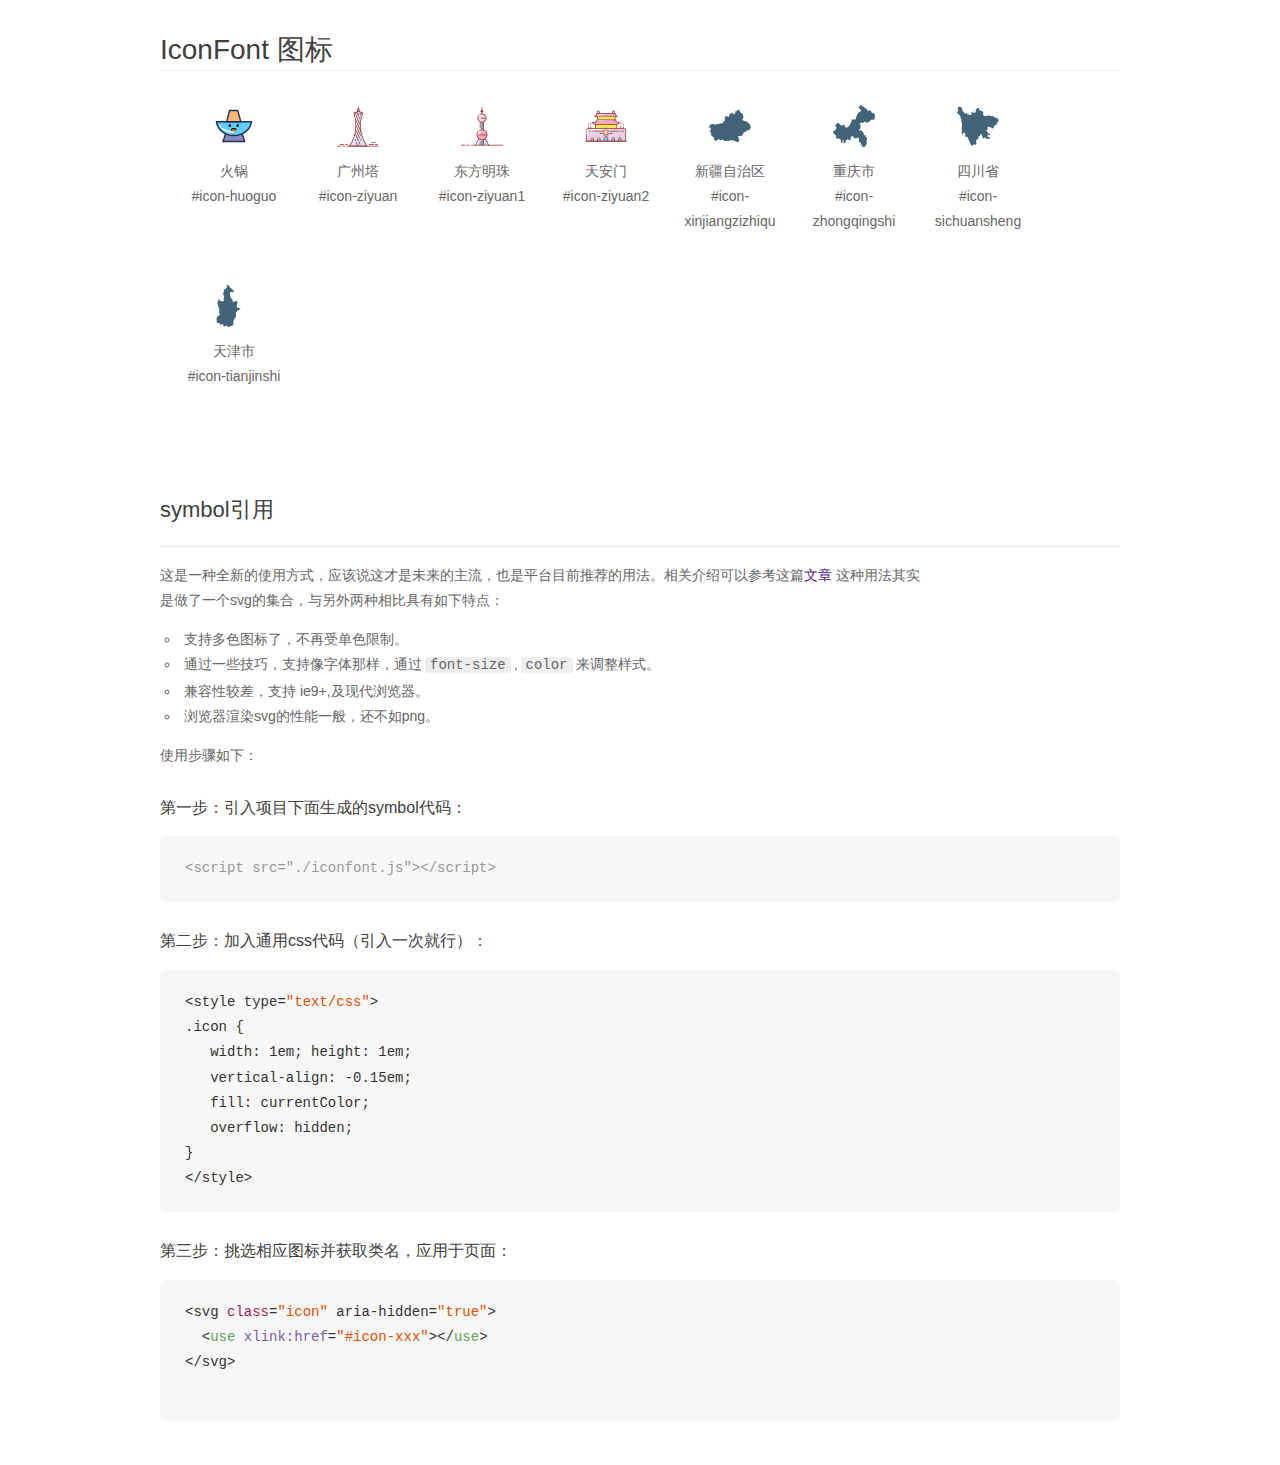
<file: iconfont/font_9jql9l1e87c/demo_symbol.html>
<!DOCTYPE html>
<html>
<head>
    <meta charset="utf-8"/>
    <title>IconFont</title>
    <link rel="stylesheet" href="demo.css">
    <script src="iconfont.js"></script>

    <style type="text/css">
        .icon {
          /* 通过设置 font-size 来改变图标大小 */
          width: 1em; height: 1em;
          /* 图标和文字相邻时，垂直对齐 */
          vertical-align: -0.15em;
          /* 通过设置 color 来改变 SVG 的颜色/fill */
          fill: currentColor;
          /* path 和 stroke 溢出 viewBox 部分在 IE 下会显示
             normalize.css 中也包含这行 */
          overflow: hidden;
        }

    </style>
</head>
<body>
    <div class="main markdown">
        <h1>IconFont 图标</h1>
        <ul class="icon_lists clear">
            
                <li>
                    <svg class="icon" aria-hidden="true">
                        <use xlink:href="#icon-huoguo"></use>
                    </svg>
                    <div class="name">火锅</div>
                    <div class="fontclass">#icon-huoguo</div>
                </li>
            
                <li>
                    <svg class="icon" aria-hidden="true">
                        <use xlink:href="#icon-ziyuan"></use>
                    </svg>
                    <div class="name">广州塔</div>
                    <div class="fontclass">#icon-ziyuan</div>
                </li>
            
                <li>
                    <svg class="icon" aria-hidden="true">
                        <use xlink:href="#icon-ziyuan1"></use>
                    </svg>
                    <div class="name">东方明珠</div>
                    <div class="fontclass">#icon-ziyuan1</div>
                </li>
            
                <li>
                    <svg class="icon" aria-hidden="true">
                        <use xlink:href="#icon-ziyuan2"></use>
                    </svg>
                    <div class="name">天安门</div>
                    <div class="fontclass">#icon-ziyuan2</div>
                </li>
            
                <li>
                    <svg class="icon" aria-hidden="true">
                        <use xlink:href="#icon-xinjiangzizhiqu"></use>
                    </svg>
                    <div class="name">新疆自治区</div>
                    <div class="fontclass">#icon-xinjiangzizhiqu</div>
                </li>
            
                <li>
                    <svg class="icon" aria-hidden="true">
                        <use xlink:href="#icon-zhongqingshi"></use>
                    </svg>
                    <div class="name">重庆市</div>
                    <div class="fontclass">#icon-zhongqingshi</div>
                </li>
            
                <li>
                    <svg class="icon" aria-hidden="true">
                        <use xlink:href="#icon-sichuansheng"></use>
                    </svg>
                    <div class="name">四川省</div>
                    <div class="fontclass">#icon-sichuansheng</div>
                </li>
            
                <li>
                    <svg class="icon" aria-hidden="true">
                        <use xlink:href="#icon-tianjinshi"></use>
                    </svg>
                    <div class="name">天津市</div>
                    <div class="fontclass">#icon-tianjinshi</div>
                </li>
            
        </ul>


        <h2 id="symbol-">symbol引用</h2>
        <hr>

        <p>这是一种全新的使用方式，应该说这才是未来的主流，也是平台目前推荐的用法。相关介绍可以参考这篇<a href="">文章</a>
        这种用法其实是做了一个svg的集合，与另外两种相比具有如下特点：</p>
        <ul>
          <li>支持多色图标了，不再受单色限制。</li>
          <li>通过一些技巧，支持像字体那样，通过<code>font-size</code>,<code>color</code>来调整样式。</li>
          <li>兼容性较差，支持 ie9+,及现代浏览器。</li>
          <li>浏览器渲染svg的性能一般，还不如png。</li>
        </ul>
        <p>使用步骤如下：</p>
        <h3 id="-symbol-">第一步：引入项目下面生成的symbol代码：</h3>
        <pre><code class="lang-js hljs javascript"><span class="hljs-comment">&lt;script src="./iconfont.js"&gt;&lt;/script&gt;</span></code></pre>
        <h3 id="-css-">第二步：加入通用css代码（引入一次就行）：</h3>
        <pre><code class="lang-js hljs javascript">&lt;style type=<span class="hljs-string">"text/css"</span>&gt;
.icon {
   width: <span class="hljs-number">1</span>em; height: <span class="hljs-number">1</span>em;
   vertical-align: <span class="hljs-number">-0.15</span>em;
   fill: currentColor;
   overflow: hidden;
}
&lt;<span class="hljs-regexp">/style&gt;</span></code></pre>
        <h3 id="-">第三步：挑选相应图标并获取类名，应用于页面：</h3>
        <pre><code class="lang-js hljs javascript">&lt;svg <span class="hljs-class"><span class="hljs-keyword">class</span></span>=<span class="hljs-string">"icon"</span> aria-hidden=<span class="hljs-string">"true"</span>&gt;<span class="xml"><span class="hljs-tag">
  &lt;<span class="hljs-name">use</span> <span class="hljs-attr">xlink:href</span>=<span class="hljs-string">"#icon-xxx"</span>&gt;</span><span class="hljs-tag">&lt;/<span class="hljs-name">use</span>&gt;</span>
</span>&lt;<span class="hljs-regexp">/svg&gt;
        </span></code></pre>
    </div>
</body>
</html>
</file>
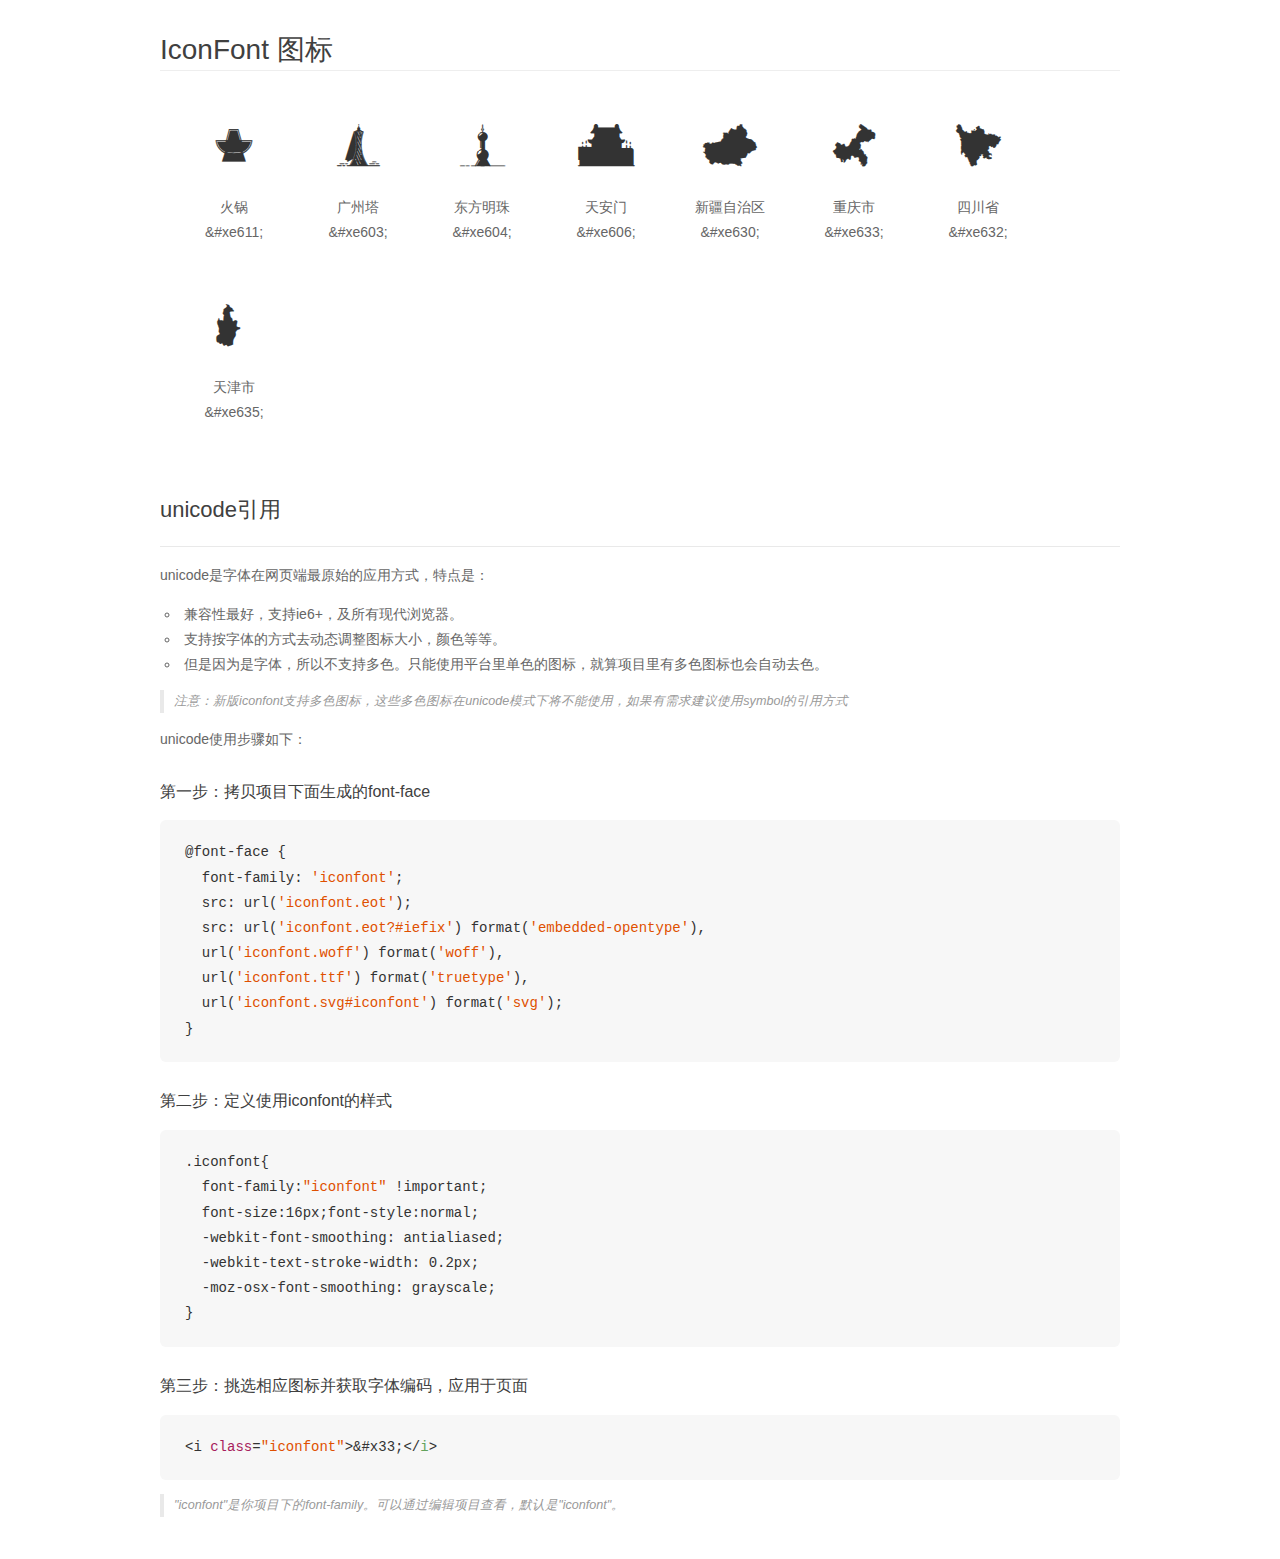
<file: iconfont/font_9jql9l1e87c/demo_unicode.html>
<!DOCTYPE html>
<html>
<head>
    <meta charset="utf-8"/>
    <title>IconFont</title>
    <link rel="stylesheet" href="demo.css">

    <style type="text/css">

        @font-face {font-family: "iconfont";
          src: url('iconfont.eot'); /* IE9*/
          src: url('iconfont.eot#iefix') format('embedded-opentype'), /* IE6-IE8 */
          url('iconfont.woff') format('woff'), /* chrome, firefox */
          url('iconfont.ttf') format('truetype'), /* chrome, firefox, opera, Safari, Android, iOS 4.2+*/
          url('iconfont.svg#iconfont') format('svg'); /* iOS 4.1- */
        }

        .iconfont {
          font-family:"iconfont" !important;
          font-size:16px;
          font-style:normal;
          -webkit-font-smoothing: antialiased;
          -webkit-text-stroke-width: 0.2px;
          -moz-osx-font-smoothing: grayscale;
        }

    </style>
</head>
<body>
    <div class="main markdown">
        <h1>IconFont 图标</h1>
        <ul class="icon_lists clear">
            
                <li>
                <i class="icon iconfont">&#xe611;</i>
                    <div class="name">火锅</div>
                    <div class="code">&amp;#xe611;</div>
                </li>
            
                <li>
                <i class="icon iconfont">&#xe603;</i>
                    <div class="name">广州塔</div>
                    <div class="code">&amp;#xe603;</div>
                </li>
            
                <li>
                <i class="icon iconfont">&#xe604;</i>
                    <div class="name">东方明珠</div>
                    <div class="code">&amp;#xe604;</div>
                </li>
            
                <li>
                <i class="icon iconfont">&#xe606;</i>
                    <div class="name">天安门</div>
                    <div class="code">&amp;#xe606;</div>
                </li>
            
                <li>
                <i class="icon iconfont">&#xe630;</i>
                    <div class="name">新疆自治区</div>
                    <div class="code">&amp;#xe630;</div>
                </li>
            
                <li>
                <i class="icon iconfont">&#xe633;</i>
                    <div class="name">重庆市</div>
                    <div class="code">&amp;#xe633;</div>
                </li>
            
                <li>
                <i class="icon iconfont">&#xe632;</i>
                    <div class="name">四川省</div>
                    <div class="code">&amp;#xe632;</div>
                </li>
            
                <li>
                <i class="icon iconfont">&#xe635;</i>
                    <div class="name">天津市</div>
                    <div class="code">&amp;#xe635;</div>
                </li>
            
        </ul>
        <h2 id="unicode-">unicode引用</h2>
        <hr>

        <p>unicode是字体在网页端最原始的应用方式，特点是：</p>
        <ul>
        <li>兼容性最好，支持ie6+，及所有现代浏览器。</li>
        <li>支持按字体的方式去动态调整图标大小，颜色等等。</li>
        <li>但是因为是字体，所以不支持多色。只能使用平台里单色的图标，就算项目里有多色图标也会自动去色。</li>
        </ul>
        <blockquote>
        <p>注意：新版iconfont支持多色图标，这些多色图标在unicode模式下将不能使用，如果有需求建议使用symbol的引用方式</p>
        </blockquote>
        <p>unicode使用步骤如下：</p>
        <h3 id="-font-face">第一步：拷贝项目下面生成的font-face</h3>
        <pre><code class="lang-js hljs javascript">@font-face {
  font-family: <span class="hljs-string">'iconfont'</span>;
  src: url(<span class="hljs-string">'iconfont.eot'</span>);
  src: url(<span class="hljs-string">'iconfont.eot?#iefix'</span>) format(<span class="hljs-string">'embedded-opentype'</span>),
  url(<span class="hljs-string">'iconfont.woff'</span>) format(<span class="hljs-string">'woff'</span>),
  url(<span class="hljs-string">'iconfont.ttf'</span>) format(<span class="hljs-string">'truetype'</span>),
  url(<span class="hljs-string">'iconfont.svg#iconfont'</span>) format(<span class="hljs-string">'svg'</span>);
}
</code></pre>
        <h3 id="-iconfont-">第二步：定义使用iconfont的样式</h3>
        <pre><code class="lang-js hljs javascript">.iconfont{
  font-family:<span class="hljs-string">"iconfont"</span> !important;
  font-size:<span class="hljs-number">16</span>px;font-style:normal;
  -webkit-font-smoothing: antialiased;
  -webkit-text-stroke-width: <span class="hljs-number">0.2</span>px;
  -moz-osx-font-smoothing: grayscale;
}
</code></pre>
        <h3 id="-">第三步：挑选相应图标并获取字体编码，应用于页面</h3>
        <pre><code class="lang-js hljs javascript">&lt;i <span class="hljs-class"><span class="hljs-keyword">class</span></span>=<span class="hljs-string">"iconfont"</span>&gt;&amp;#x33;<span class="xml"><span class="hljs-tag">&lt;/<span class="hljs-name">i</span>&gt;</span></span></code></pre>

        <blockquote>
        <p>"iconfont"是你项目下的font-family。可以通过编辑项目查看，默认是"iconfont"。</p>
        </blockquote>
    </div>


</body>
</html>
</file>
<file: css/index.css>
/* 旋转木马 */
.rotateBan {
  position: relative;
  background-image: url("../images/旋转木马/slidepic3.jpg");
  background-size: cover;
  box-shadow: 0 0 5px #404040;
  margin-bottom: 30px;
}

.cover {
  position: absolute;
  width: 100%;
  height: 100%;
  background: rgba(0, 0, 0, 0.4);
}

.slide {
  height: 500px;
  position: relative;
}

.slide li {
  position: absolute;
  left: 200px;
  top: 0;
  transition: all .5s;
}

.slide li img {
  width: 100%;
  box-shadow: 0 0 5px gold;
}

.arrow {
  opacity: 0;
  position: relative;
  z-index: 99;
  top: 50%;
}

.prev, .next {
  width: 76px;
  height: 112px;
  position: absolute;
  top: 50%;
  margin-top: -56px;
  background: url(../images/旋转木马/prev.png) no-repeat;
  z-index: 99;
}

.next {
  right: 0;
  background-image: url(../images/旋转木马/next.png);
}

.slide .slide1 {
  width: 300px;
  top: 20px;
  left: 50px;
  opacity: 0.2;
  z-index: 2;
}

.slide .slide2 {
  width: 500px;
  top: 70px;
  left: 0;
  opacity: 0.8;
  z-index: 3;
}

.slide .slide3 {
  width: 570px;
  top: 100px;
  left: 300px;
  opacity: 1;
  z-index: 4;
}

.slide .slide4 {
  width: 500px;
  top: 70px;
  left: 700px;
  opacity: 0.8;
  z-index: 3;
}

.slide .slide5 {
  width: 300px;
  top: 20px;
  left: 800px;
  opacity: .2;
  z-index: 2;
}

/*过渡条*/
.split-line {
  width: 100%;
  height: 50px;
  /*background-color: #000;*/
  margin: 10px 0;
  overflow: hidden;
  border-radius: 30px;
}

.split-line .line {
  margin-top: 24px;
  height: 1px;
  width: 0;
  box-shadow: 0 0 15px yellowgreen;
  background-color: #000;

}

/* 分隔标题页 */
/*公共样式*/
.pubTit {
  width: 200px;
  height: 100px;
  margin: 30px auto;
}

.pubTit .title {
  width: 200px;
  height: 30px;
  line-height: 30px;
  text-align: center;
}

.pubTit .title span {
  display: inline-block;
  width: 50px;
  height: 3px;
  line-height: 3px;
  border-top: 2px solid red;
  margin-left: 3px;
}

.pubTit .title a {
  display: inline-block;
  font-size: 40px;
  color: red;
  margin-left: 5px;
}

.pubTit .content {
  width: 200px;
  height: 30px;
  line-height: 30px;
  margin: 15px auto;
  text-align: center;
  letter-spacing: 5px;
  font-size: 30px;
}

/*小吃热推*/
.scroll_div {
  width: 100%;
  height: 200px;
  margin: 0 0;
  overflow: hidden;
  white-space: nowrap;
  background: #ffffff;
}
.scroll_div a {
  display: inline-block;
  height: 200px;
  width: 300px;
  overflow: hidden;
}
.scroll_div img {
  height: 200px;
  width: 300px;
  transition: all .5s linear;
}

#scroll_begin, #scroll_end, #scroll_begin ul, #scroll_end ul,#scroll_begin li, #scroll_end li {
  display: inline;
  position: relative;
}


#scroll_div li:hover img {
  width: 320px;
  height: 214px;
  box-shadow: 0 0 5px gold;

}

#scroll_div li:hover div.add {
  display: block;
}

#scroll_div li div.add {
  display: none;
  position: absolute;
  width: 100%;
  height: 50px;
  line-height: 50px;
  font-size: 20px;
  left: 0;
  bottom: 0;
  z-index: 10;
  color: gold;
  text-align: center;
  background-color: rgba(0, 0, 0, 0.5);
}

#tabContent {
  margin-top: 20px;
  border: 1px solid #ddd;
  height: 300px;
}

#tabContent .main {
  float: left;
  display: none;
}

#tabContent .main.selected {
  display: block;
}

#tabContent .main img {
  height: 300px;
  border-radius: 50%;
}

#tabContent .mainOne {
  margin-right: 50px;
}
#tabContent .mainOne img {
  margin-left: 10px;
  width: 200px;
}
#tabContent .mainTwo {
  width: 940px;
  height: 300px;
}

#tabContent .mainTwo h3 {
  height: 34px;
  line-height: 34px;
  font-size: 20px;
  text-align: center;
  margin: 15px 0 30px 0;
}
#tabContent .mainTwo p {
  text-indent: 2em;
  padding: 0 10px;
  font-size: 14px;
  line-height: 28px;
}
  /*八大菜系*/
.cuisine1 .title span {
  border-top: 2px solid orange;
}
.cuisine1 .title a {
  color: orange;
}
.cuisine{
  position: relative;
  height: 500px;
}

/*八大菜系顶部*/
.cuisine .cuisineTop,.cuisineBottom{
  position: absolute;
  top: 0;
  left: 0;
}
.cuisine .cuisineTop li{
  float: left;
  width: 298px;
  height: 202px;
  overflow: hidden;
}
.cuisine .cuisineTop .litem img{
  width: 300px;
  height: 200px;
  transition: all 0.5s linear;
}
.cuisine .cuisineTop .litem :hover img{
  width: 320px;
  height: 220px;
}
.cuisine .cuisineTop .cuisineDetail span{
  display: block;
  text-align: center;
  margin: 15px 0px;
}
.cuisine .cuisineTop .cuisineDetail span:nth-child(1){
  font-size: 30px;
}
.cuisine .cuisineTop .cuisineDetail span:nth-child(3){
  width: 200px;
  margin: 0 auto;
}
/*八大菜系简介背景色*/
.cuisine .cuisineDetailA{
  background-color: papayawhip;
}
.cuisine .cuisineDetailB{
  background-color: sandybrown;
}
/*八大菜系底部*/
.cuisine .cuisineBottom .litem img{
  width: 300px;
  height: 200px;
  transition: all .5s linear;
}
.cuisine .cuisineBottom .litem:hover img{
  width: 320px;
  height: 220px;
}
.cuisine .cuisineBottom .cuisineDetail span{
  display: block;
  text-align: center;
  margin: 15px 0px;
}
.cuisine .cuisineBottom .cuisineDetail span:nth-child(1){
  font-size: 30px;
}
.cuisine .cuisineBottom .cuisineDetail span:nth-child(3){
  width: 200px;
  margin: 0 auto;
}
.cuisine .cuisineBottom{
  display: none;
}
.cuisine .cuisineBottom li{
  float: left;
  width: 298px;
  height: 202px;
  overflow: hidden;
}
/*箭头*/
.cuisine .arrow1{
  width: 400px;
  position: absolute;
  top: 412px;
  left: 465px;
}
.cuisine .arrow1 img {
  width: 120px;
}
.cuisine .arrow1 .arrowToP{
  /*position: absolute;*/
  float: left;
  margin-right: 20px;
}
.cuisine .arrow1 .arrowBottom{
  /*position: absolute;*/
  /*display: none;*/
  float: left;
}

/*八大菜系结束*/

/*出游推荐*/
.travel .title span {
  border-top: 2px solid lightgreen;
}

.travel .title a {
  color: seagreen;
}
/*地图开始*/
/*地图左边*/
.mapLeft{
  position: relative;
  width: 650px;
  height: 537px;
  float: left;
}
/*左边定位盒子*/
.mapLeft .box{
  position: absolute;
  background-color: rgba(255,0,0,.7);
  width: 8px;
  height: 8px;
  border-radius: 50%;
}
.mapLeft .box1{
  top: 198px;
  left: 484px;
}
.mapLeft .box2{
  top: 208px;
  left:495px;
}
.mapLeft .box3{
  top: 325px;
  left: 562px;
}
.mapLeft .box4{
  top: 355px;
  left: 388px;
}
/*.mapLeft .hide{*/
/*display: none;*/
/*}*/

/*具体内容*/
.mapLeft .detail{
  position: absolute;
  width: 75px;
  height: 40px;
  text-align: center;
  /*line-height: 40px;*/
  top: -36px;
  left: -72px;
  background: url(../images/logo/白底右下角.png) no-repeat;
  background-size: 80px 40px;
  padding-top: 7px;
}
.mapLeft .detail1{
  position: absolute;
  width: 75px;
  height: 40px;
  text-align: center;
  top: 4px;
  left: -4px;
  background: url(../images/logo/白底左上角.png) no-repeat;
  background-size: 80px 40px;
  padding-top: 7px;
}
/*地图右边*/
.mapRight{
  float: left;
  margin-left: 48px;
  position: relative;
}
.mapRight a:hover {
  color: #000;
}
/*旅游景点大盒子*/
.mapRight .tour{
  width: 500px;
  height: 100px;
  border-bottom: 1px dashed #ccc;
  position: relative;
}
/*景点左边*/
.mapRight .tour .tourLeft{
  width: 80px;
  border-right: 1px solid #ccc;
  height: 80px;
  line-height: 80px;
  text-align: center;
  float: left;
  font-size: 16px;
  margin: 10px 0px;
}
/*景点右边*/
.mapRight .tour .tourRight{
  float: left;
  height: 80px;
  margin: 10px 14px;
  width: 390px;
}
/*hover背景盒子*/
.mapRight .tour:after{
  content: "";
  background-color: #ccc;
  position: absolute;
  top: 0;
  left: 0;
  width: 0;
  height: 100%;
  z-index: -1;
  display: block;
  transition: all 1s;
}
.mapRight .tour:hover:after{
  width: 100%;
}
.mapRight .tour2,.tour3,.tour4{
  display: none;
  position: absolute;
  left: 0;
  top: 0;
}
/*地图结束*/
</file>
<file: css/public.css>
/* 导航栏 */
.siteNav{
  height: 100px;
}
/*导航固定栏*/
.siteNav.fixed{
  position: fixed;
  top: 0;
  height: 50px;
  width: 100%;
  border-bottom: 1px solid #ddd;
  box-shadow: 0 0 5px #ccc;
  z-index: 1111;
  background-color: white;
}
.siteNav.fixed li.menu-item {
  margin-top: 10px;
  font: 12px/30px '微软雅黑';
}
/*导航固定栏logo小图片*/
.siteNav.fixed .pic img {
  height: 50px;
  width: 50px;
}
/*导航栏左边*/
.siteNav .ul1 .menu-item {
  float: left;
  font: 20px '微软雅黑';
  width: 80px;
  margin: 30px 39px;
  text-align: center;
  border-top: 0px solid orange;
  position: relative;
}
.siteNav .ul1 .menu-item ul{
  display: none;
  position: absolute;
  z-index: 11;
  top: 40px;
}
/*导航栏右边*/
.siteNav .ul2 .menu-item{
  float: left;
  width: 80px;
  text-align: center;
  font: 20px '微软雅黑';
  margin: 30px 39px;
  border-top: 0 solid #FFF28D;
  position: relative;
}
.siteNav .ul2 .menu-item ul{
  display: none;
  position: absolute;
  z-index: 11;
}
/*导航栏LOGO图片*/
.siteNav .pic img{
  float: left;
  width: 102px;
  height: 98px;
  margin: 0px 73px;
}
/*导航栏二级菜单*/
.siteNav .sub-menu{
  position: absolute;
  top: 40px;
}
.siteNav .menu-item .sub-menu li{
  width: 190px;
  height: 40px;
  line-height: 40px;
  background-color: #FFF28D;
  margin-bottom: 1px;
  border-radius: 10px;
}
.siteNav .menu-item .sub-menu li a {
  font-size: 16px;
}
/*footer*/
.footerTop{
  width: 100%;
  height: auto;
  background: rgba(140,106,81,0.8);
  margin-top: 20px;
}
#footerTop{
  width: 1100px;
  height: 112px;
  margin: 0 auto;
  padding: 50px 0;
  color: #fff;
}
.footerL{
  width: 465px;
  height: 117px;
  margin-left: 110px;
  float: left;

}
.footerL img{
  width: 115px;
  float: left;
}
.footerL p{
  margin-left: 20px;
  float: left;
}
.footerL p span{
  font-size: 12px;
  line-height: 22px;
}
.footerR{
  width: 404px;
  height: 117px;
  margin-left: 20px;
  float: left;
  color: #fff;
}
.footerR_l{
  width: 310px;
  height: 100%;
  line-height: 22px;
  float: left;
}
.footerR_l span{
  font-size: 12px;
}
.footerR_r{
  float: left;
  margin-left: 22px;
  line-height: 22px;
  width: 60px;
  text-align: center;
  font-size: 14px;
}
.footerR_r img{
  margin-top: 5px;
  width: 28px;
}
.footer{
  width: 100%;
  height: 46px;
  background: rgba(108,76,53,0.8);
}
#footer{
  width: 1100px;
  height: 100%;
  margin: 0 auto;
  text-align: center;
  color: #fff;
  font-size: 12px;
  line-height: 46px;
}
</file>
<file: iconfont/iconfont.css>
@font-face {font-family: "iconfont";
  src: url('iconfont.eot?t=1539062916575'); /* IE9*/
  src: url('iconfont.eot?t=1539062916575#iefix') format('embedded-opentype'), /* IE6-IE8 */
  url('[data-uri]') format('woff'),
  url('iconfont.ttf?t=1539062916575') format('truetype'), /* chrome, firefox, opera, Safari, Android, iOS 4.2+*/
  url('iconfont.svg?t=1539062916575#iconfont') format('svg'); /* iOS 4.1- */
}

.iconfont {
  font-family:"iconfont" !important;
  font-size:16px;
  font-style:normal;
  -webkit-font-smoothing: antialiased;
  -moz-osx-font-smoothing: grayscale;
}

.icon-guanyuwomen:before { content: "\e68f"; }

.icon-lianxiwomen:before { content: "\e635"; }

.icon-icon17:before { content: "\e610"; }

.icon-lvyou:before { content: "\e600"; }

.icon-meishi:before { content: "\e611"; }

.icon-lvyou1:before { content: "\e614"; }

.icon-lvyou2:before { content: "\e62d"; }

.icon-shiwu:before { content: "\e603"; }

.icon-bingtanghulu:before { content: "\e602"; }

.icon-tanghulu:before { content: "\e61a"; }

.icon-lvyou3:before { content: "\e6ab"; }

.icon-meishi1:before { content: "\e693"; }

.icon-guanyuwomendb:before { content: "\e624"; }
</file>
<file: iconfont/font_9jql9l1e87c/iconfont.css>
@font-face {font-family: "iconfont";
  src: url('iconfont.eot?t=1539517142947'); /* IE9*/
  src: url('iconfont.eot?t=1539517142947#iefix') format('embedded-opentype'), /* IE6-IE8 */
  url('[data-uri]') format('woff'),
  url('iconfont.ttf?t=1539517142947') format('truetype'), /* chrome, firefox, opera, Safari, Android, iOS 4.2+*/
  url('iconfont.svg?t=1539517142947#iconfont') format('svg'); /* iOS 4.1- */
}

.iconfont {
  font-family:"iconfont" !important;
  font-size:16px;
  font-style:normal;
  -webkit-font-smoothing: antialiased;
  -moz-osx-font-smoothing: grayscale;
}

.icon-huoguo:before { content: "\e611"; }

.icon-ziyuan:before { content: "\e603"; }

.icon-ziyuan1:before { content: "\e604"; }

.icon-ziyuan2:before { content: "\e606"; }

.icon-xinjiangzizhiqu:before { content: "\e630"; }

.icon-zhongqingshi:before { content: "\e633"; }

.icon-sichuansheng:before { content: "\e632"; }

.icon-tianjinshi:before { content: "\e635"; }
</file>
<file: iconfont/demo.css>
*{margin: 0;padding: 0;list-style: none;}
/*
KISSY CSS Reset
理念：1. reset 的目的不是清除浏览器的默认样式，这仅是部分工作。清除和重置是紧密不可分的。
2. reset 的目的不是让默认样式在所有浏览器下一致，而是减少默认样式有可能带来的问题。
3. reset 期望提供一套普适通用的基础样式。但没有银弹，推荐根据具体需求，裁剪和修改后再使用。
特色：1. 适应中文；2. 基于最新主流浏览器。
维护：玉伯<lifesinger@gmail.com>, 正淳<ragecarrier@gmail.com>
 */

/** 清除内外边距 **/
body, h1, h2, h3, h4, h5, h6, hr, p, blockquote, /* structural elements 结构元素 */
dl, dt, dd, ul, ol, li, /* list elements 列表元素 */
pre, /* text formatting elements 文本格式元素 */
form, fieldset, legend, button, input, textarea, /* form elements 表单元素 */
th, td /* table elements 表格元素 */ {
  margin: 0;
  padding: 0;
}

/** 设置默认字体 **/
body,
button, input, select, textarea /* for ie */ {
  font: 12px/1.5 tahoma, arial, \5b8b\4f53, sans-serif;
}
h1, h2, h3, h4, h5, h6 { font-size: 100%; }
address, cite, dfn, em, var { font-style: normal; } /* 将斜体扶正 */
code, kbd, pre, samp { font-family: courier new, courier, monospace; } /* 统一等宽字体 */
small { font-size: 12px; } /* 小于 12px 的中文很难阅读，让 small 正常化 */

/** 重置列表元素 **/
ul, ol { list-style: none; }

/** 重置文本格式元素 **/
a { text-decoration: none; }
a:hover { text-decoration: underline; }


/** 重置表单元素 **/
legend { color: #000; } /* for ie6 */
fieldset, img { border: 0; } /* img 搭车：让链接里的 img 无边框 */
button, input, select, textarea { font-size: 100%; } /* 使得表单元素在 ie 下能继承字体大小 */
/* 注：optgroup 无法扶正 */

/** 重置表格元素 **/
table { border-collapse: collapse; border-spacing: 0; }

/* 清除浮动 */
.ks-clear:after, .clear:after {
  content: '\20';
  display: block;
  height: 0;
  clear: both;
}
.ks-clear, .clear {
  *zoom: 1;
}

.main {
  padding: 30px 100px;
width: 960px;
margin: 0 auto;
}
.main h1{font-size:36px; color:#333; text-align:left;margin-bottom:30px; border-bottom: 1px solid #eee;}

.helps{margin-top:40px;}
.helps pre{
  padding:20px;
  margin:10px 0;
  border:solid 1px #e7e1cd;
  background-color: #fffdef;
  overflow: auto;
}

.icon_lists{
  width: 100% !important;

}

.icon_lists li{
  float:left;
  width: 100px;
  height:180px;
  text-align: center;
  list-style: none !important;
}
.icon_lists .icon{
  font-size: 42px;
  line-height: 100px;
  margin: 10px 0;
  color:#333;
  -webkit-transition: font-size 0.25s ease-out 0s;
  -moz-transition: font-size 0.25s ease-out 0s;
  transition: font-size 0.25s ease-out 0s;

}
.icon_lists .icon:hover{
  font-size: 100px;
}



.markdown {
  color: #666;
  font-size: 14px;
  line-height: 1.8;
}

.highlight {
  line-height: 1.5;
}

.markdown img {
  vertical-align: middle;
  max-width: 100%;
}

.markdown h1 {
  color: #404040;
  font-weight: 500;
  line-height: 40px;
  margin-bottom: 24px;
}

.markdown h2,
.markdown h3,
.markdown h4,
.markdown h5,
.markdown h6 {
  color: #404040;
  margin: 1.6em 0 0.6em 0;
  font-weight: 500;
  clear: both;
}

.markdown h1 {
  font-size: 28px;
}

.markdown h2 {
  font-size: 22px;
}

.markdown h3 {
  font-size: 16px;
}

.markdown h4 {
  font-size: 14px;
}

.markdown h5 {
  font-size: 12px;
}

.markdown h6 {
  font-size: 12px;
}

.markdown hr {
  height: 1px;
  border: 0;
  background: #e9e9e9;
  margin: 16px 0;
  clear: both;
}

.markdown p,
.markdown pre {
  margin: 1em 0;
}

.markdown > p,
.markdown > blockquote,
.markdown > .highlight,
.markdown > ol,
.markdown > ul {
  width: 80%;
}

.markdown ul > li {
  list-style: circle;
}

.markdown > ul li,
.markdown blockquote ul > li {
  margin-left: 20px;
  padding-left: 4px;
}

.markdown > ul li p,
.markdown > ol li p {
  margin: 0.6em 0;
}

.markdown ol > li {
  list-style: decimal;
}

.markdown > ol li,
.markdown blockquote ol > li {
  margin-left: 20px;
  padding-left: 4px;
}

.markdown code {
  margin: 0 3px;
  padding: 0 5px;
  background: #eee;
  border-radius: 3px;
}

.markdown pre {
  border-radius: 6px;
  background: #f7f7f7;
  padding: 20px;
}

.markdown pre code {
  border: none;
  background: #f7f7f7;
  margin: 0;
}

.markdown strong,
.markdown b {
  font-weight: 600;
}

.markdown > table {
  border-collapse: collapse;
  border-spacing: 0px;
  empty-cells: show;
  border: 1px solid #e9e9e9;
  width: 95%;
  margin-bottom: 24px;
}

.markdown > table th {
  white-space: nowrap;
  color: #333;
  font-weight: 600;

}

.markdown > table th,
.markdown > table td {
  border: 1px solid #e9e9e9;
  padding: 8px 16px;
  text-align: left;
}

.markdown > table th {
  background: #F7F7F7;
}

.markdown blockquote {
  font-size: 90%;
  color: #999;
  border-left: 4px solid #e9e9e9;
  padding-left: 0.8em;
  margin: 1em 0;
  font-style: italic;
}

.markdown blockquote p {
  margin: 0;
}

.markdown .anchor {
  opacity: 0;
  transition: opacity 0.3s ease;
  margin-left: 8px;
}

.markdown .waiting {
  color: #ccc;
}

.markdown h1:hover .anchor,
.markdown h2:hover .anchor,
.markdown h3:hover .anchor,
.markdown h4:hover .anchor,
.markdown h5:hover .anchor,
.markdown h6:hover .anchor {
  opacity: 1;
  display: inline-block;
}

.markdown > br,
.markdown > p > br {
  clear: both;
}


.hljs {
  display: block;
  background: white;
  padding: 0.5em;
  color: #333333;
  overflow-x: auto;
}

.hljs-comment,
.hljs-meta {
  color: #969896;
}

.hljs-string,
.hljs-variable,
.hljs-template-variable,
.hljs-strong,
.hljs-emphasis,
.hljs-quote {
  color: #df5000;
}

.hljs-keyword,
.hljs-selector-tag,
.hljs-type {
  color: #a71d5d;
}

.hljs-literal,
.hljs-symbol,
.hljs-bullet,
.hljs-attribute {
  color: #0086b3;
}

.hljs-section,
.hljs-name {
  color: #63a35c;
}

.hljs-tag {
  color: #333333;
}

.hljs-title,
.hljs-attr,
.hljs-selector-id,
.hljs-selector-class,
.hljs-selector-attr,
.hljs-selector-pseudo {
  color: #795da3;
}

.hljs-addition {
  color: #55a532;
  background-color: #eaffea;
}

.hljs-deletion {
  color: #bd2c00;
  background-color: #ffecec;
}

.hljs-link {
  text-decoration: underline;
}

pre{
  background: #fff;
}
</file>
<file: iconfont/font_9jql9l1e87c/demo.css>
*{margin: 0;padding: 0;list-style: none;}
/*
KISSY CSS Reset
理念：1. reset 的目的不是清除浏览器的默认样式，这仅是部分工作。清除和重置是紧密不可分的。
2. reset 的目的不是让默认样式在所有浏览器下一致，而是减少默认样式有可能带来的问题。
3. reset 期望提供一套普适通用的基础样式。但没有银弹，推荐根据具体需求，裁剪和修改后再使用。
特色：1. 适应中文；2. 基于最新主流浏览器。
维护：玉伯<lifesinger@gmail.com>, 正淳<ragecarrier@gmail.com>
 */

/** 清除内外边距 **/
body, h1, h2, h3, h4, h5, h6, hr, p, blockquote, /* structural elements 结构元素 */
dl, dt, dd, ul, ol, li, /* list elements 列表元素 */
pre, /* text formatting elements 文本格式元素 */
form, fieldset, legend, button, input, textarea, /* form elements 表单元素 */
th, td /* table elements 表格元素 */ {
  margin: 0;
  padding: 0;
}

/** 设置默认字体 **/
body,
button, input, select, textarea /* for ie */ {
  font: 12px/1.5 tahoma, arial, \5b8b\4f53, sans-serif;
}
h1, h2, h3, h4, h5, h6 { font-size: 100%; }
address, cite, dfn, em, var { font-style: normal; } /* 将斜体扶正 */
code, kbd, pre, samp { font-family: courier new, courier, monospace; } /* 统一等宽字体 */
small { font-size: 12px; } /* 小于 12px 的中文很难阅读，让 small 正常化 */

/** 重置列表元素 **/
ul, ol { list-style: none; }

/** 重置文本格式元素 **/
a { text-decoration: none; }
a:hover { text-decoration: underline; }


/** 重置表单元素 **/
legend { color: #000; } /* for ie6 */
fieldset, img { border: 0; } /* img 搭车：让链接里的 img 无边框 */
button, input, select, textarea { font-size: 100%; } /* 使得表单元素在 ie 下能继承字体大小 */
/* 注：optgroup 无法扶正 */

/** 重置表格元素 **/
table { border-collapse: collapse; border-spacing: 0; }

/* 清除浮动 */
.ks-clear:after, .clear:after {
  content: '\20';
  display: block;
  height: 0;
  clear: both;
}
.ks-clear, .clear {
  *zoom: 1;
}

.main {
  padding: 30px 100px;
width: 960px;
margin: 0 auto;
}
.main h1{font-size:36px; color:#333; text-align:left;margin-bottom:30px; border-bottom: 1px solid #eee;}

.helps{margin-top:40px;}
.helps pre{
  padding:20px;
  margin:10px 0;
  border:solid 1px #e7e1cd;
  background-color: #fffdef;
  overflow: auto;
}

.icon_lists{
  width: 100% !important;

}

.icon_lists li{
  float:left;
  width: 100px;
  height:180px;
  text-align: center;
  list-style: none !important;
}
.icon_lists .icon{
  font-size: 42px;
  line-height: 100px;
  margin: 10px 0;
  color:#333;
  -webkit-transition: font-size 0.25s ease-out 0s;
  -moz-transition: font-size 0.25s ease-out 0s;
  transition: font-size 0.25s ease-out 0s;

}
.icon_lists .icon:hover{
  font-size: 100px;
}



.markdown {
  color: #666;
  font-size: 14px;
  line-height: 1.8;
}

.highlight {
  line-height: 1.5;
}

.markdown img {
  vertical-align: middle;
  max-width: 100%;
}

.markdown h1 {
  color: #404040;
  font-weight: 500;
  line-height: 40px;
  margin-bottom: 24px;
}

.markdown h2,
.markdown h3,
.markdown h4,
.markdown h5,
.markdown h6 {
  color: #404040;
  margin: 1.6em 0 0.6em 0;
  font-weight: 500;
  clear: both;
}

.markdown h1 {
  font-size: 28px;
}

.markdown h2 {
  font-size: 22px;
}

.markdown h3 {
  font-size: 16px;
}

.markdown h4 {
  font-size: 14px;
}

.markdown h5 {
  font-size: 12px;
}

.markdown h6 {
  font-size: 12px;
}

.markdown hr {
  height: 1px;
  border: 0;
  background: #e9e9e9;
  margin: 16px 0;
  clear: both;
}

.markdown p,
.markdown pre {
  margin: 1em 0;
}

.markdown > p,
.markdown > blockquote,
.markdown > .highlight,
.markdown > ol,
.markdown > ul {
  width: 80%;
}

.markdown ul > li {
  list-style: circle;
}

.markdown > ul li,
.markdown blockquote ul > li {
  margin-left: 20px;
  padding-left: 4px;
}

.markdown > ul li p,
.markdown > ol li p {
  margin: 0.6em 0;
}

.markdown ol > li {
  list-style: decimal;
}

.markdown > ol li,
.markdown blockquote ol > li {
  margin-left: 20px;
  padding-left: 4px;
}

.markdown code {
  margin: 0 3px;
  padding: 0 5px;
  background: #eee;
  border-radius: 3px;
}

.markdown pre {
  border-radius: 6px;
  background: #f7f7f7;
  padding: 20px;
}

.markdown pre code {
  border: none;
  background: #f7f7f7;
  margin: 0;
}

.markdown strong,
.markdown b {
  font-weight: 600;
}

.markdown > table {
  border-collapse: collapse;
  border-spacing: 0px;
  empty-cells: show;
  border: 1px solid #e9e9e9;
  width: 95%;
  margin-bottom: 24px;
}

.markdown > table th {
  white-space: nowrap;
  color: #333;
  font-weight: 600;

}

.markdown > table th,
.markdown > table td {
  border: 1px solid #e9e9e9;
  padding: 8px 16px;
  text-align: left;
}

.markdown > table th {
  background: #F7F7F7;
}

.markdown blockquote {
  font-size: 90%;
  color: #999;
  border-left: 4px solid #e9e9e9;
  padding-left: 0.8em;
  margin: 1em 0;
  font-style: italic;
}

.markdown blockquote p {
  margin: 0;
}

.markdown .anchor {
  opacity: 0;
  transition: opacity 0.3s ease;
  margin-left: 8px;
}

.markdown .waiting {
  color: #ccc;
}

.markdown h1:hover .anchor,
.markdown h2:hover .anchor,
.markdown h3:hover .anchor,
.markdown h4:hover .anchor,
.markdown h5:hover .anchor,
.markdown h6:hover .anchor {
  opacity: 1;
  display: inline-block;
}

.markdown > br,
.markdown > p > br {
  clear: both;
}


.hljs {
  display: block;
  background: white;
  padding: 0.5em;
  color: #333333;
  overflow-x: auto;
}

.hljs-comment,
.hljs-meta {
  color: #969896;
}

.hljs-string,
.hljs-variable,
.hljs-template-variable,
.hljs-strong,
.hljs-emphasis,
.hljs-quote {
  color: #df5000;
}

.hljs-keyword,
.hljs-selector-tag,
.hljs-type {
  color: #a71d5d;
}

.hljs-literal,
.hljs-symbol,
.hljs-bullet,
.hljs-attribute {
  color: #0086b3;
}

.hljs-section,
.hljs-name {
  color: #63a35c;
}

.hljs-tag {
  color: #333333;
}

.hljs-title,
.hljs-attr,
.hljs-selector-id,
.hljs-selector-class,
.hljs-selector-attr,
.hljs-selector-pseudo {
  color: #795da3;
}

.hljs-addition {
  color: #55a532;
  background-color: #eaffea;
}

.hljs-deletion {
  color: #bd2c00;
  background-color: #ffecec;
}

.hljs-link {
  text-decoration: underline;
}

pre{
  background: #fff;
}
</file>
